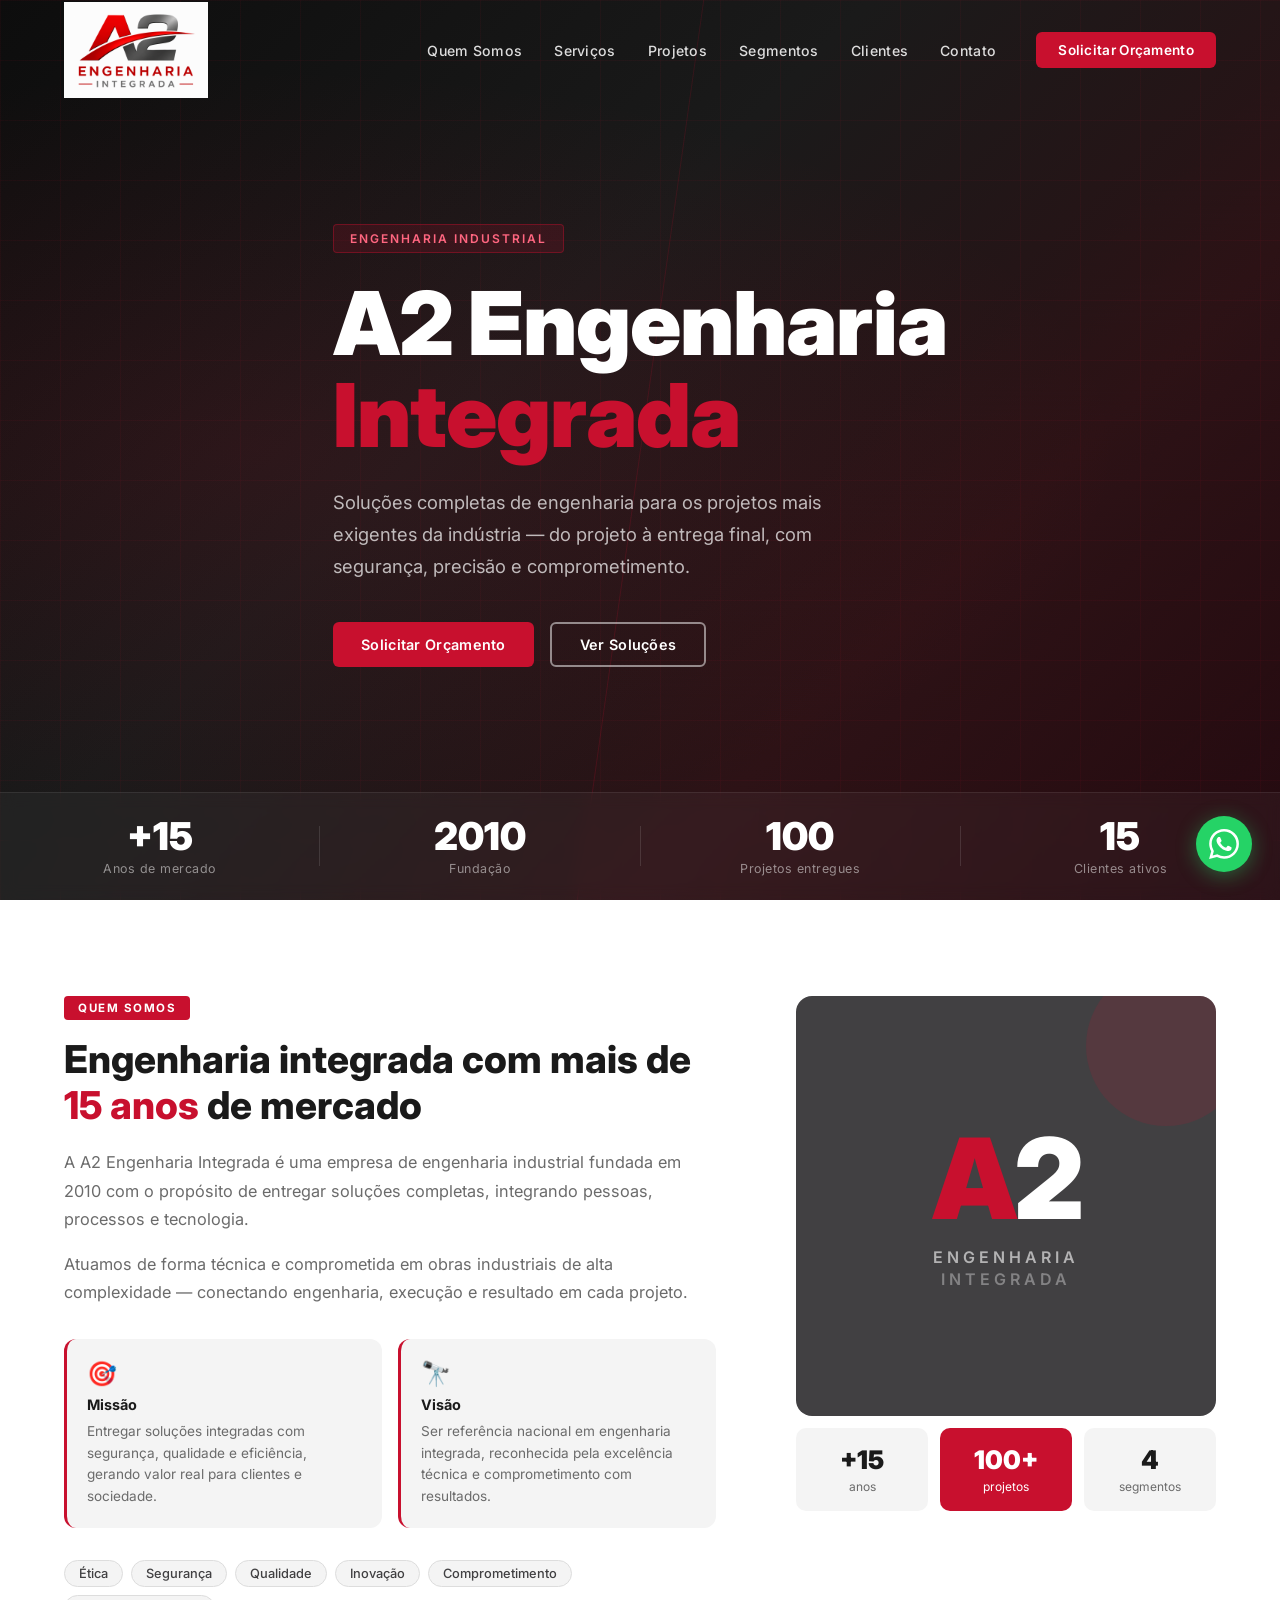
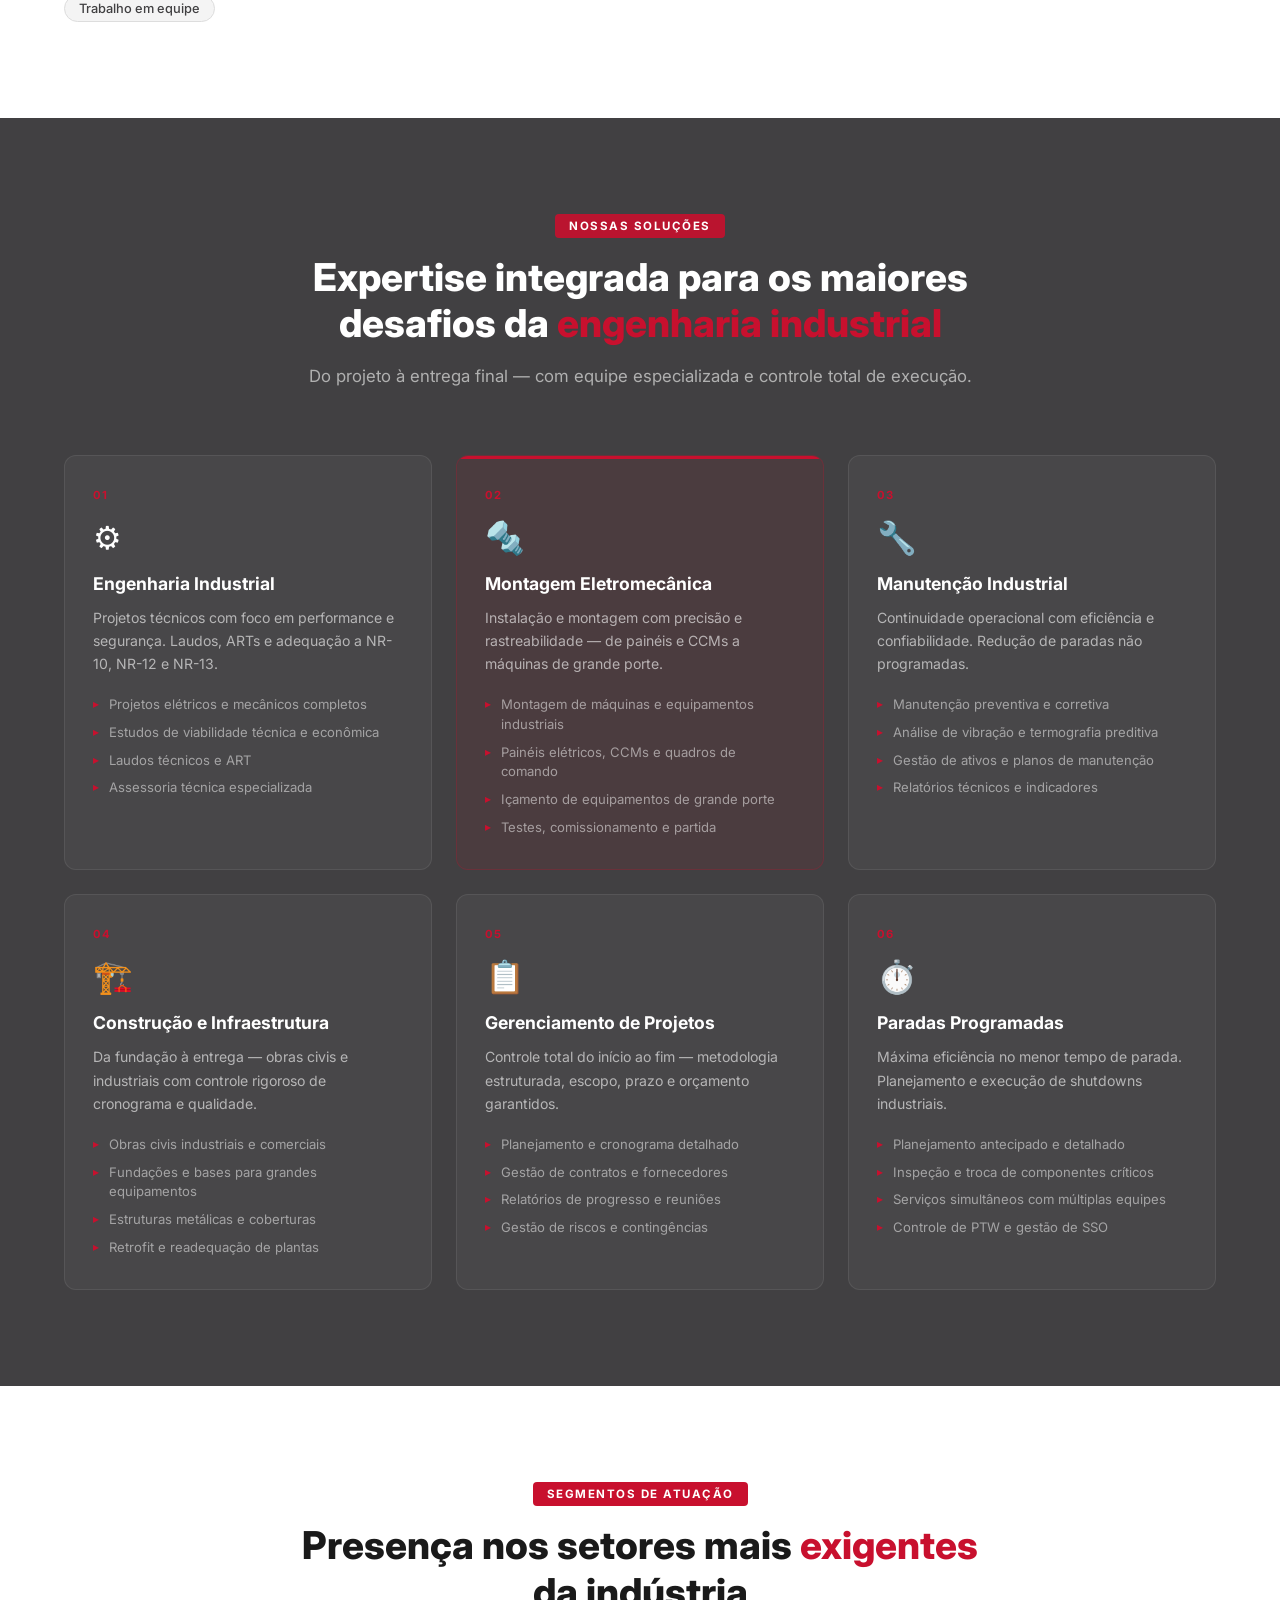
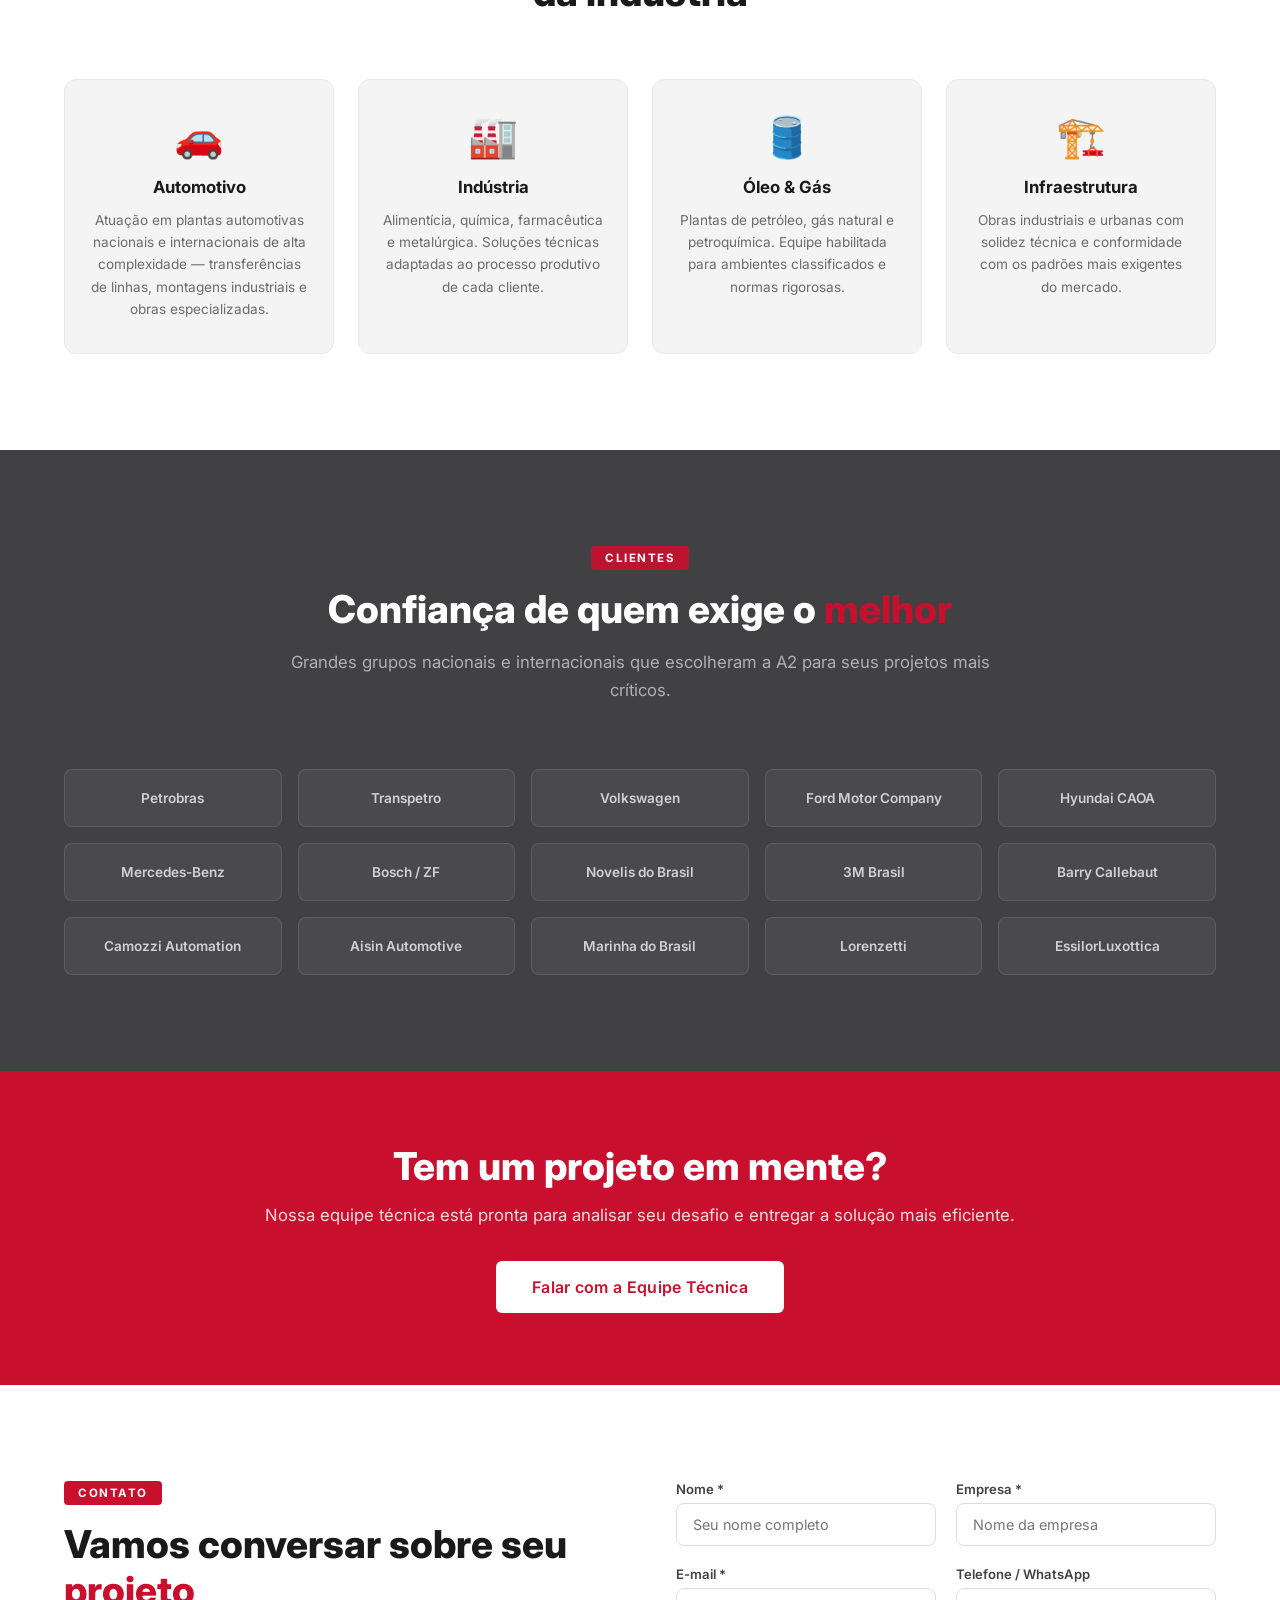
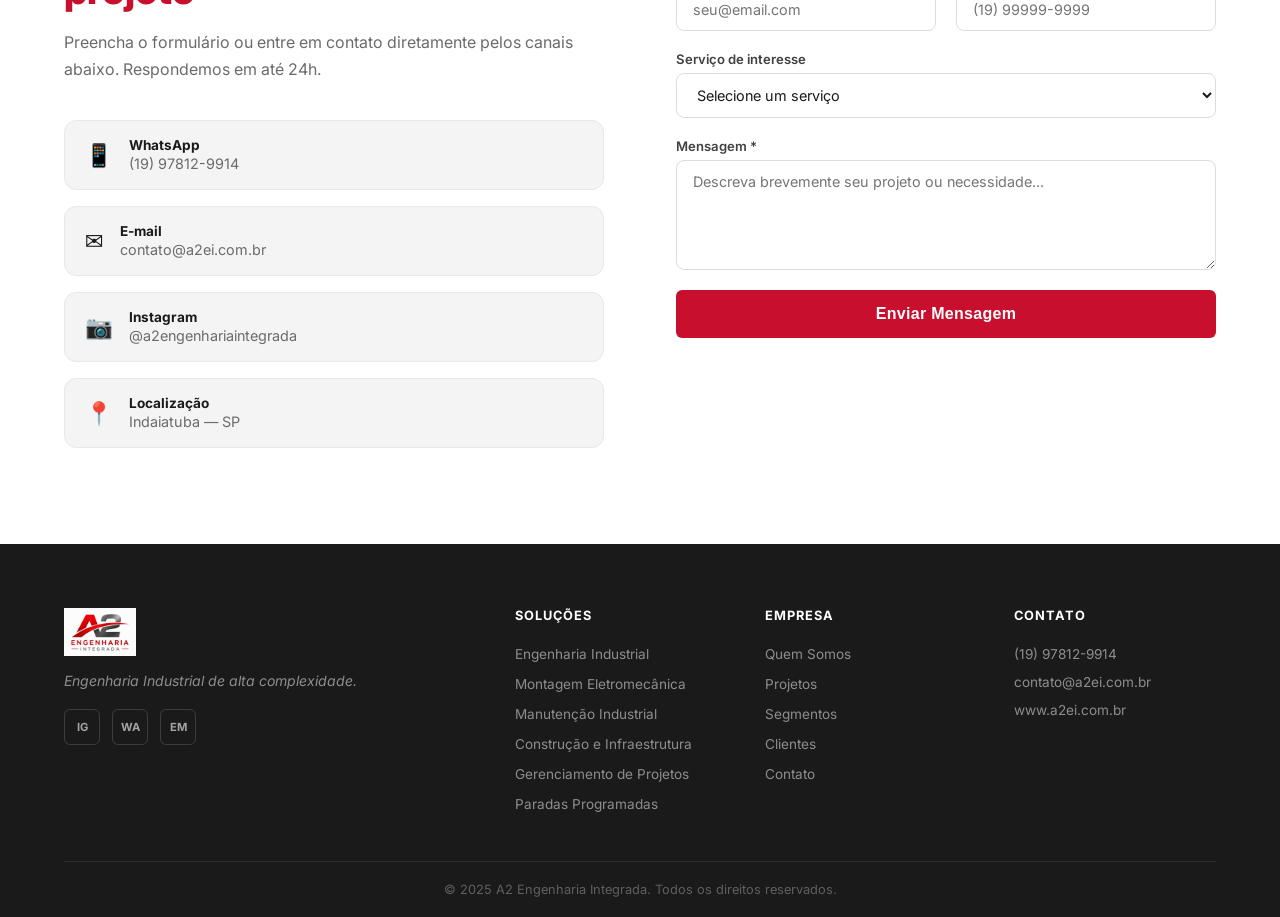
<file: index.html>
<!DOCTYPE html>
<html lang="pt-BR">
<!-- Google Analytics (GA4) -->
    <script async src="https://www.googletagmanager.com/gtag/js?id=G-GQV78HWS9F"></script>
    <script>
      window.dataLayer = window.dataLayer || [];
      function gtag(){dataLayer.push(arguments);}
      gtag('js', new Date());
      gtag('config', 'G-GQV78HWS9F');
    </script><head>
  <meta charset="UTF-8" />
  <meta name="viewport" content="width=device-width, initial-scale=1.0" />
  <title>A2 Engenharia Integrada</title>
  <meta name="description" content="A2 Engenharia Integrada: +15 anos entregando soluções completas de engenharia industrial, montagem eletromecânica, manutenção e gerenciamento de projetos." />
  <link rel="preconnect" href="https://fonts.googleapis.com" />
  <link rel="preconnect" href="https://fonts.gstatic.com" crossorigin />
  <link href="https://fonts.googleapis.com/css2?family=Inter:wght@300;400;500;600;700;800;900&display=swap" rel="stylesheet" />
  <link rel="stylesheet" href="style.css" />
</head>
<body>

  <!-- ── NAV ────────────────────────────────────── -->
  <nav id="navbar">
    <div class="nav-inner">
      <a href="#hero" class="nav-logo">
        <img src="assets/logo.png" alt="A2 Engenharia Integrada" />
      </a>
      <ul class="nav-links">
        <li><a href="#sobre">Quem Somos</a></li>
        <li><a href="#servicos">Serviços</a></li>
        <li><a href="projetos.html">Projetos</a></li>
        <li><a href="#segmentos">Segmentos</a></li>
        <li><a href="#clientes">Clientes</a></li>
        <li><a href="#contato">Contato</a></li>
      </ul>
      <a href="#contato" class="btn btn-nav">Solicitar Orçamento</a>
      <button class="hamburger" id="hamburger" aria-label="Menu">
        <span></span><span></span><span></span>
      </button>
    </div>
    <div class="nav-mobile" id="navMobile">
      <a href="#sobre" onclick="closeMenu()">Quem Somos</a>
      <a href="#servicos" onclick="closeMenu()">Serviços</a>
      <a href="projetos.html" onclick="closeMenu()">Projetos</a>
      <a href="#segmentos" onclick="closeMenu()">Segmentos</a>
      <a href="#clientes" onclick="closeMenu()">Clientes</a>
      <a href="#contato" onclick="closeMenu()">Contato</a>
      <a href="#contato" class="btn btn-nav" onclick="closeMenu()">Solicitar Orçamento</a>
    </div>
  </nav>

  <!-- ── HERO ───────────────────────────────────── -->
  <section id="hero">
    <div class="hero-bg"></div>
    <div class="hero-overlay"></div>
    <div class="hero-content">
      <span class="hero-tag">Engenharia Industrial</span>
      <h1>A2 Engenharia<br /><span class="red">Integrada</span></h1>
      <p>Soluções completas de engenharia para os projetos mais exigentes da indústria — do projeto à entrega final, com segurança, precisão e comprometimento.</p>
      <div class="hero-btns">
        <a href="#contato" class="btn btn-primary">Solicitar Orçamento</a>
        <a href="#servicos" class="btn btn-outline">Ver Soluções</a>
      </div>
    </div>
    <div class="hero-stats">
      <div class="stat">
        <span class="stat-num">+15</span>
        <span class="stat-label">Anos de mercado</span>
      </div>
      <div class="stat-divider"></div>
      <div class="stat">
        <span class="stat-num">2010</span>
        <span class="stat-label">Fundação</span>
      </div>
      <div class="stat-divider"></div>
      <div class="stat">
        <span class="stat-num">100+</span>
        <span class="stat-label">Projetos entregues</span>
      </div>
      <div class="stat-divider"></div>
      <div class="stat">
        <span class="stat-num">15+</span>
        <span class="stat-label">Clientes ativos</span>
      </div>
    </div>
  </section>

  <!-- ── SOBRE ──────────────────────────────────── -->
  <section id="sobre" class="section">
    <div class="container">
      <div class="sobre-grid">
        <div class="sobre-text" data-animate>
          <span class="section-tag">Quem Somos</span>
          <h2>Engenharia integrada com mais de <span class="red">15 anos</span> de mercado</h2>
          <p>A A2 Engenharia Integrada é uma empresa de engenharia industrial fundada em 2010 com o propósito de entregar soluções completas, integrando pessoas, processos e tecnologia.</p>
          <p>Atuamos de forma técnica e comprometida em obras industriais de alta complexidade — conectando engenharia, execução e resultado em cada projeto.</p>
          <div class="mvv-grid">
            <div class="mvv-card">
              <div class="mvv-icon">🎯</div>
              <h4>Missão</h4>
              <p>Entregar soluções integradas com segurança, qualidade e eficiência, gerando valor real para clientes e sociedade.</p>
            </div>
            <div class="mvv-card">
              <div class="mvv-icon">🔭</div>
              <h4>Visão</h4>
              <p>Ser referência nacional em engenharia integrada, reconhecida pela excelência técnica e comprometimento com resultados.</p>
            </div>
          </div>
          <div class="valores">
            <span class="valor-tag">Ética</span>
            <span class="valor-tag">Segurança</span>
            <span class="valor-tag">Qualidade</span>
            <span class="valor-tag">Inovação</span>
            <span class="valor-tag">Comprometimento</span>
            <span class="valor-tag">Trabalho em equipe</span>
          </div>
        </div>
        <div class="sobre-visual" data-animate>
          <div class="sobre-card-main">
            <div class="sobre-accent"></div>
            <div class="sobre-logo-big">A2</div>
            <p class="sobre-slogan">ENGENHARIA<br /><em>INTEGRADA</em></p>
          </div>
          <div class="sobre-cards-mini">
            <div class="mini-card">
              <strong>+15</strong>
              <span>anos</span>
            </div>
            <div class="mini-card red-card">
              <strong>100+</strong>
              <span>projetos</span>
            </div>
            <div class="mini-card">
              <strong>4</strong>
              <span>segmentos</span>
            </div>
          </div>
        </div>
      </div>
    </div>
  </section>

  <!-- ── SERVIÇOS ───────────────────────────────── -->
  <section id="servicos" class="section dark-section">
    <div class="container">
      <div class="section-header" data-animate>
        <span class="section-tag">Nossas Soluções</span>
        <h2>Expertise integrada para os maiores desafios da <span class="red">engenharia industrial</span></h2>
        <p>Do projeto à entrega final — com equipe especializada e controle total de execução.</p>
      </div>
      <div class="services-grid">

        <div class="service-card" data-animate>
          <div class="service-num">01</div>
          <div class="service-icon">⚙️</div>
          <h3>Engenharia Industrial</h3>
          <p>Projetos técnicos com foco em performance e segurança. Laudos, ARTs e adequação a NR-10, NR-12 e NR-13.</p>
          <ul class="service-list">
            <li>Projetos elétricos e mecânicos completos</li>
            <li>Estudos de viabilidade técnica e econômica</li>
            <li>Laudos técnicos e ART</li>
            <li>Assessoria técnica especializada</li>
          </ul>
        </div>

        <div class="service-card featured" data-animate>
          <div class="service-num">02</div>
          <div class="service-icon">🔩</div>
          <h3>Montagem Eletromecânica</h3>
          <p>Instalação e montagem com precisão e rastreabilidade — de painéis e CCMs a máquinas de grande porte.</p>
          <ul class="service-list">
            <li>Montagem de máquinas e equipamentos industriais</li>
            <li>Painéis elétricos, CCMs e quadros de comando</li>
            <li>Içamento de equipamentos de grande porte</li>
            <li>Testes, comissionamento e partida</li>
          </ul>
        </div>

        <div class="service-card" data-animate>
          <div class="service-num">03</div>
          <div class="service-icon">🔧</div>
          <h3>Manutenção Industrial</h3>
          <p>Continuidade operacional com eficiência e confiabilidade. Redução de paradas não programadas.</p>
          <ul class="service-list">
            <li>Manutenção preventiva e corretiva</li>
            <li>Análise de vibração e termografia preditiva</li>
            <li>Gestão de ativos e planos de manutenção</li>
            <li>Relatórios técnicos e indicadores</li>
          </ul>
        </div>

        <div class="service-card" data-animate>
          <div class="service-num">04</div>
          <div class="service-icon">🏗️</div>
          <h3>Construção e Infraestrutura</h3>
          <p>Da fundação à entrega — obras civis e industriais com controle rigoroso de cronograma e qualidade.</p>
          <ul class="service-list">
            <li>Obras civis industriais e comerciais</li>
            <li>Fundações e bases para grandes equipamentos</li>
            <li>Estruturas metálicas e coberturas</li>
            <li>Retrofit e readequação de plantas</li>
          </ul>
        </div>

        <div class="service-card" data-animate>
          <div class="service-num">05</div>
          <div class="service-icon">📋</div>
          <h3>Gerenciamento de Projetos</h3>
          <p>Controle total do início ao fim — metodologia estruturada, escopo, prazo e orçamento garantidos.</p>
          <ul class="service-list">
            <li>Planejamento e cronograma detalhado</li>
            <li>Gestão de contratos e fornecedores</li>
            <li>Relatórios de progresso e reuniões</li>
            <li>Gestão de riscos e contingências</li>
          </ul>
        </div>

        <div class="service-card" data-animate>
          <div class="service-num">06</div>
          <div class="service-icon">⏱️</div>
          <h3>Paradas Programadas</h3>
          <p>Máxima eficiência no menor tempo de parada. Planejamento e execução de shutdowns industriais.</p>
          <ul class="service-list">
            <li>Planejamento antecipado e detalhado</li>
            <li>Inspeção e troca de componentes críticos</li>
            <li>Serviços simultâneos com múltiplas equipes</li>
            <li>Controle de PTW e gestão de SSO</li>
          </ul>
        </div>

      </div>
    </div>
  </section>

  <!-- ── SEGMENTOS ──────────────────────────────── -->
  <section id="segmentos" class="section">
    <div class="container">
      <div class="section-header" data-animate>
        <span class="section-tag">Segmentos de Atuação</span>
        <h2>Presença nos setores mais <span class="red">exigentes</span> da indústria</h2>
      </div>
      <div class="segments-grid">
        <div class="segment-card" data-animate>
          <div class="segment-icon">🚗</div>
          <h3>Automotivo</h3>
          <p>Atuação em plantas automotivas nacionais e internacionais de alta complexidade — transferências de linhas, montagens industriais e obras especializadas.</p>
        </div>
        <div class="segment-card" data-animate>
          <div class="segment-icon">🏭</div>
          <h3>Indústria</h3>
          <p>Alimentícia, química, farmacêutica e metalúrgica. Soluções técnicas adaptadas ao processo produtivo de cada cliente.</p>
        </div>
        <div class="segment-card" data-animate>
          <div class="segment-icon">🛢️</div>
          <h3>Óleo & Gás</h3>
          <p>Plantas de petróleo, gás natural e petroquímica. Equipe habilitada para ambientes classificados e normas rigorosas.</p>
        </div>
        <div class="segment-card" data-animate>
          <div class="segment-icon">🏗️</div>
          <h3>Infraestrutura</h3>
          <p>Obras industriais e urbanas com solidez técnica e conformidade com os padrões mais exigentes do mercado.</p>
        </div>
      </div>
    </div>
  </section>

  <!-- ── CLIENTES ───────────────────────────────── -->
  <section id="clientes" class="section dark-section">
    <div class="container">
      <div class="section-header" data-animate>
        <span class="section-tag">Clientes</span>
        <h2>Confiança de quem exige o <span class="red">melhor</span></h2>
        <p>Grandes grupos nacionais e internacionais que escolheram a A2 para seus projetos mais críticos.</p>
      </div>
      <div class="clients-grid" data-animate>
        <div class="client-item">Petrobras</div>
        <div class="client-item">Transpetro</div>
        <div class="client-item">Volkswagen</div>
        <div class="client-item">Ford Motor Company</div>
        <div class="client-item">Hyundai CAOA</div>
        <div class="client-item">Mercedes-Benz</div>
        <div class="client-item">Bosch / ZF</div>
        <div class="client-item">Novelis do Brasil</div>
        <div class="client-item">3M Brasil</div>
        <div class="client-item">Barry Callebaut</div>
        <div class="client-item">Camozzi Automation</div>
        <div class="client-item">Aisin Automotive</div>
        <div class="client-item">Marinha do Brasil</div>
        <div class="client-item">Lorenzetti</div>
        <div class="client-item">EssilorLuxottica</div>
      </div>
    </div>
  </section>

  <!-- ── CTA BANNER ─────────────────────────────── -->
  <section class="cta-banner">
    <div class="container">
      <div class="cta-content" data-animate>
        <h2>Tem um projeto em mente?</h2>
        <p>Nossa equipe técnica está pronta para analisar seu desafio e entregar a solução mais eficiente.</p>
        <a href="#contato" class="btn btn-primary btn-lg">Falar com a Equipe Técnica</a>
      </div>
    </div>
  </section>

  <!-- ── CONTATO ────────────────────────────────── -->
  <section id="contato" class="section">
    <div class="container">
      <div class="contato-grid">
        <div class="contato-info" data-animate>
          <span class="section-tag">Contato</span>
          <h2>Vamos conversar sobre seu <span class="red">projeto</span></h2>
          <p>Preencha o formulário ou entre em contato diretamente pelos canais abaixo. Respondemos em até 24h.</p>
          <div class="contact-items">
            <a href="https://wa.me/5519978129914" target="_blank" class="contact-item">
              <div class="contact-icon">📱</div>
              <div>
                <strong>WhatsApp</strong>
                <span>(19) 97812-9914</span>
              </div>
            </a>
            <a href="mailto:contato@a2ei.com.br" class="contact-item">
              <div class="contact-icon">✉️</div>
              <div>
                <strong>E-mail</strong>
                <span>contato@a2ei.com.br</span>
              </div>
            </a>
            <a href="https://instagram.com/a2engenhariaintegrada" target="_blank" class="contact-item">
              <div class="contact-icon">📷</div>
              <div>
                <strong>Instagram</strong>
                <span>@a2engenhariaintegrada</span>
              </div>
            </a>
            <div class="contact-item">
              <div class="contact-icon">📍</div>
              <div>
                <strong>Localização</strong>
                <span>Indaiatuba — SP</span>
              </div>
            </div>
          </div>
        </div>
        <div class="contato-form" data-animate>
          <form id="form" onsubmit="handleSubmit(event)">
            <div class="form-row">
              <div class="form-group">
                <label for="nome">Nome *</label>
                <input type="text" id="nome" name="nome" placeholder="Seu nome completo" required />
              </div>
              <div class="form-group">
                <label for="empresa">Empresa *</label>
                <input type="text" id="empresa" name="empresa" placeholder="Nome da empresa" required />
              </div>
            </div>
            <div class="form-row">
              <div class="form-group">
                <label for="email">E-mail *</label>
                <input type="email" id="email" name="email" placeholder="seu@email.com" required />
              </div>
              <div class="form-group">
                <label for="telefone">Telefone / WhatsApp</label>
                <input type="tel" id="telefone" name="telefone" placeholder="(19) 99999-9999" />
              </div>
            </div>
            <div class="form-group">
              <label for="servico">Serviço de interesse</label>
              <select id="servico" name="servico">
                <option value="">Selecione um serviço</option>
                <option>Engenharia Industrial</option>
                <option>Montagem Eletromecânica</option>
                <option>Manutenção Industrial</option>
                <option>Construção e Infraestrutura</option>
                <option>Gerenciamento de Projetos</option>
                <option>Paradas Programadas</option>
                <option>Outro / Múltiplos serviços</option>
              </select>
            </div>
            <div class="form-group">
              <label for="mensagem">Mensagem *</label>
              <textarea id="mensagem" name="mensagem" rows="4" placeholder="Descreva brevemente seu projeto ou necessidade..." required></textarea>
            </div>
            <button type="submit" class="btn btn-primary btn-full">
              <span id="btn-text">Enviar Mensagem</span>
            </button>
            <div id="form-success" class="form-success hidden">
              ✅ Mensagem enviada! Nossa equipe entrará em contato em breve.
            </div>
          </form>
        </div>
      </div>
    </div>
  </section>

  <!-- ── FOOTER ─────────────────────────────────── -->
  <footer>
    <div class="container">
      <div class="footer-grid">
        <div class="footer-brand">
          <img src="assets/logo.png" alt="A2 Engenharia Integrada" class="footer-logo" />
          <p>Engenharia Industrial de alta complexidade.</p>
          <div class="footer-social">
            <a href="https://instagram.com/a2engenhariaintegrada" target="_blank" aria-label="Instagram">IG</a>
            <a href="https://wa.me/5519978129914" target="_blank" aria-label="WhatsApp">WA</a>
            <a href="mailto:contato@a2ei.com.br" aria-label="Email">EM</a>
          </div>
        </div>
        <div class="footer-links">
          <h5>Soluções</h5>
          <ul>
            <li><a href="#servicos">Engenharia Industrial</a></li>
            <li><a href="#servicos">Montagem Eletromecânica</a></li>
            <li><a href="#servicos">Manutenção Industrial</a></li>
            <li><a href="#servicos">Construção e Infraestrutura</a></li>
            <li><a href="#servicos">Gerenciamento de Projetos</a></li>
            <li><a href="#servicos">Paradas Programadas</a></li>
          </ul>
        </div>
        <div class="footer-links">
          <h5>Empresa</h5>
          <ul>
            <li><a href="#sobre">Quem Somos</a></li>
            <li><a href="projetos.html">Projetos</a></li>
            <li><a href="#segmentos">Segmentos</a></li>
            <li><a href="#clientes">Clientes</a></li>
            <li><a href="#contato">Contato</a></li>
          </ul>
        </div>
        <div class="footer-contact">
          <h5>Contato</h5>
          <p><a href="https://wa.me/5519978129914">(19) 97812-9914</a></p>
          <p><a href="mailto:contato@a2ei.com.br">contato@a2ei.com.br</a></p>
          <p><a href="https://www.a2ei.com.br">www.a2ei.com.br</a></p>
        </div>
      </div>
      <div class="footer-bottom">
        <p>© 2025 A2 Engenharia Integrada. Todos os direitos reservados.</p>
      </div>
    </div>
  </footer>

  <!-- WhatsApp flutuante -->
  <a href="https://wa.me/5519978129914?text=Olá!%20Vim%20pelo%20site%20e%20gostaria%20de%20solicitar%20um%20orçamento." target="_blank" class="whatsapp-float" aria-label="WhatsApp">
    <svg viewBox="0 0 24 24" fill="currentColor"><path d="M17.472 14.382c-.297-.149-1.758-.867-2.03-.967-.273-.099-.471-.148-.67.15-.197.297-.767.966-.94 1.164-.173.199-.347.223-.644.075-.297-.15-1.255-.463-2.39-1.475-.883-.788-1.48-1.761-1.653-2.059-.173-.297-.018-.458.13-.606.134-.133.298-.347.446-.52.149-.174.198-.298.298-.497.099-.198.05-.371-.025-.52-.075-.149-.669-1.612-.916-2.207-.242-.579-.487-.5-.669-.51-.173-.008-.371-.01-.57-.01-.198 0-.52.074-.792.372-.272.297-1.04 1.016-1.04 2.479 0 1.462 1.065 2.875 1.213 3.074.149.198 2.096 3.2 5.077 4.487.709.306 1.262.489 1.694.625.712.227 1.36.195 1.871.118.571-.085 1.758-.719 2.006-1.413.248-.694.248-1.289.173-1.413-.074-.124-.272-.198-.57-.347m-5.421 7.403h-.004a9.87 9.87 0 01-5.031-1.378l-.361-.214-3.741.982.998-3.648-.235-.374a9.86 9.86 0 01-1.51-5.26c.001-5.45 4.436-9.884 9.888-9.884 2.64 0 5.122 1.03 6.988 2.898a9.825 9.825 0 012.893 6.994c-.003 5.45-4.437 9.884-9.885 9.884m8.413-18.297A11.815 11.815 0 0012.05 0C5.495 0 .16 5.335.157 11.892c0 2.096.547 4.142 1.588 5.945L.057 24l6.305-1.654a11.882 11.882 0 005.683 1.448h.005c6.554 0 11.89-5.335 11.893-11.893a11.821 11.821 0 00-3.48-8.413z"/></svg>
  </a>

  <script src="script.js"></script>
</body>
</html>
</file>
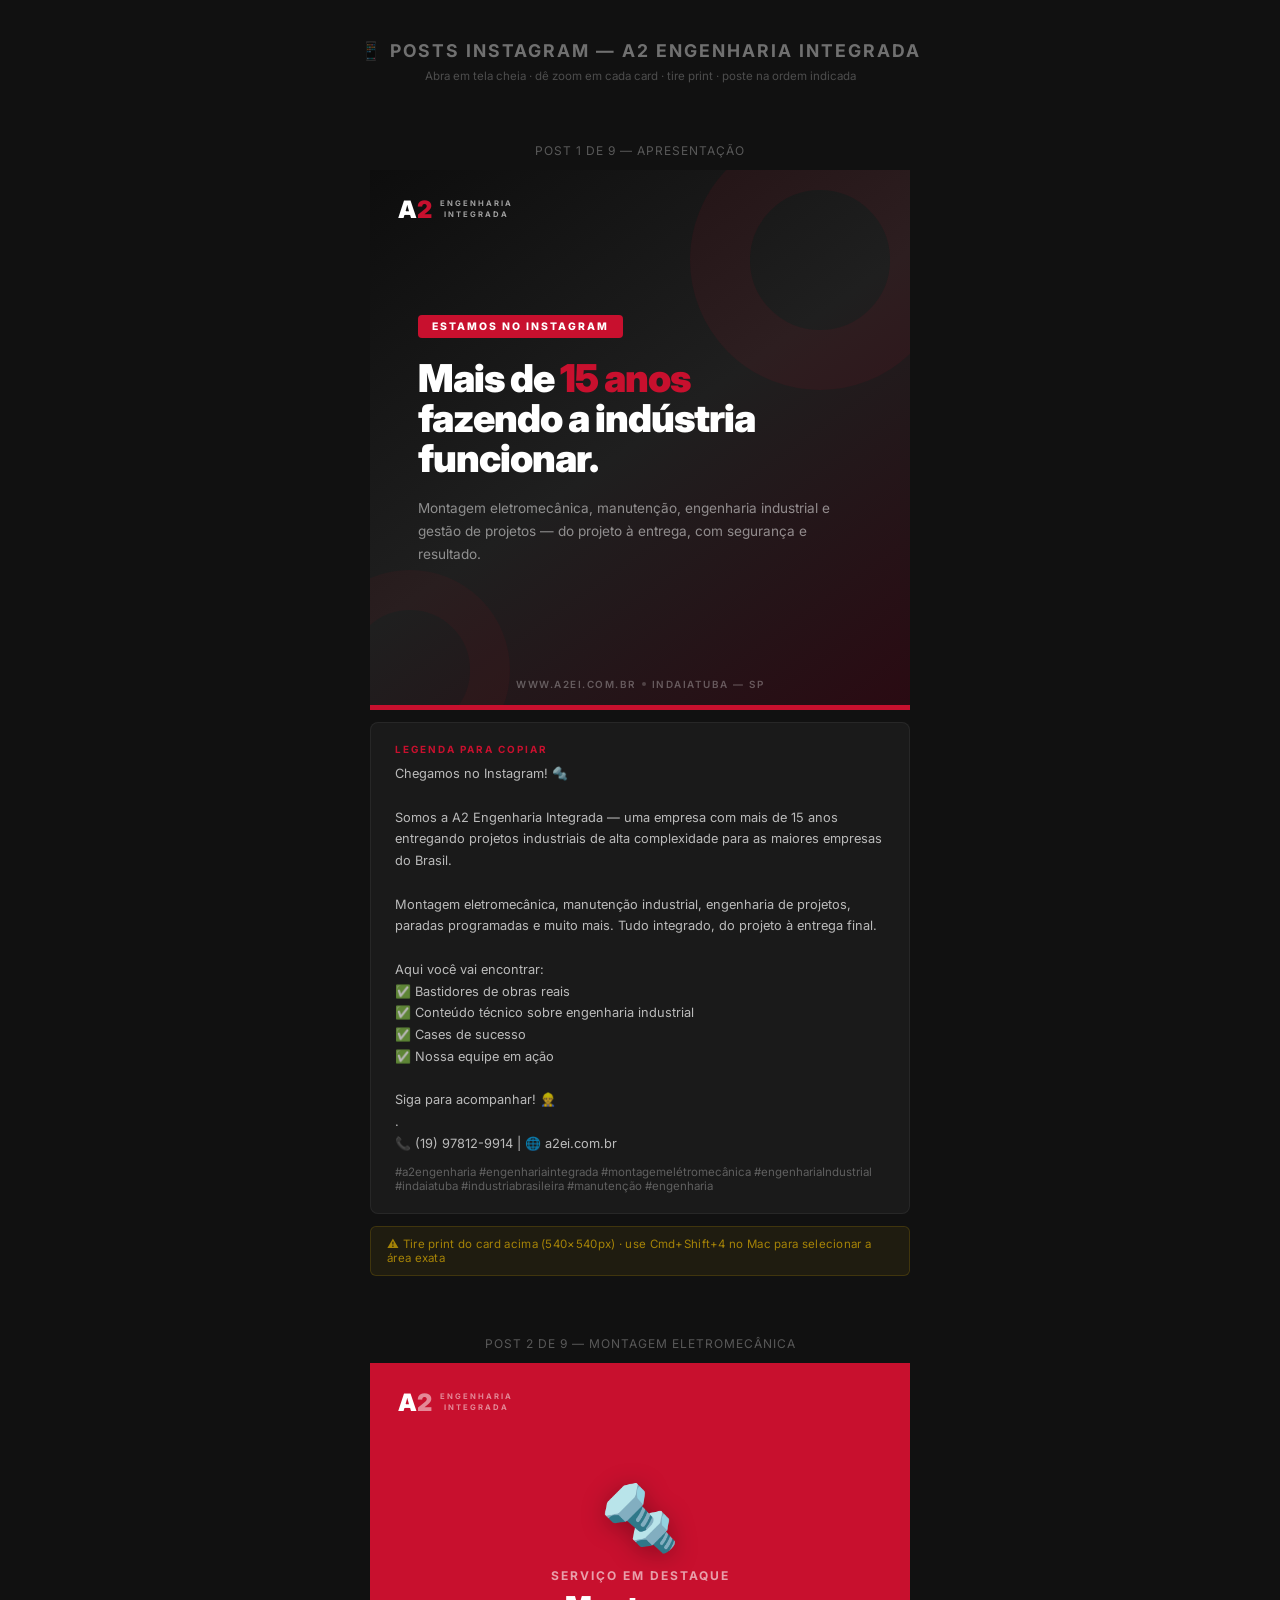
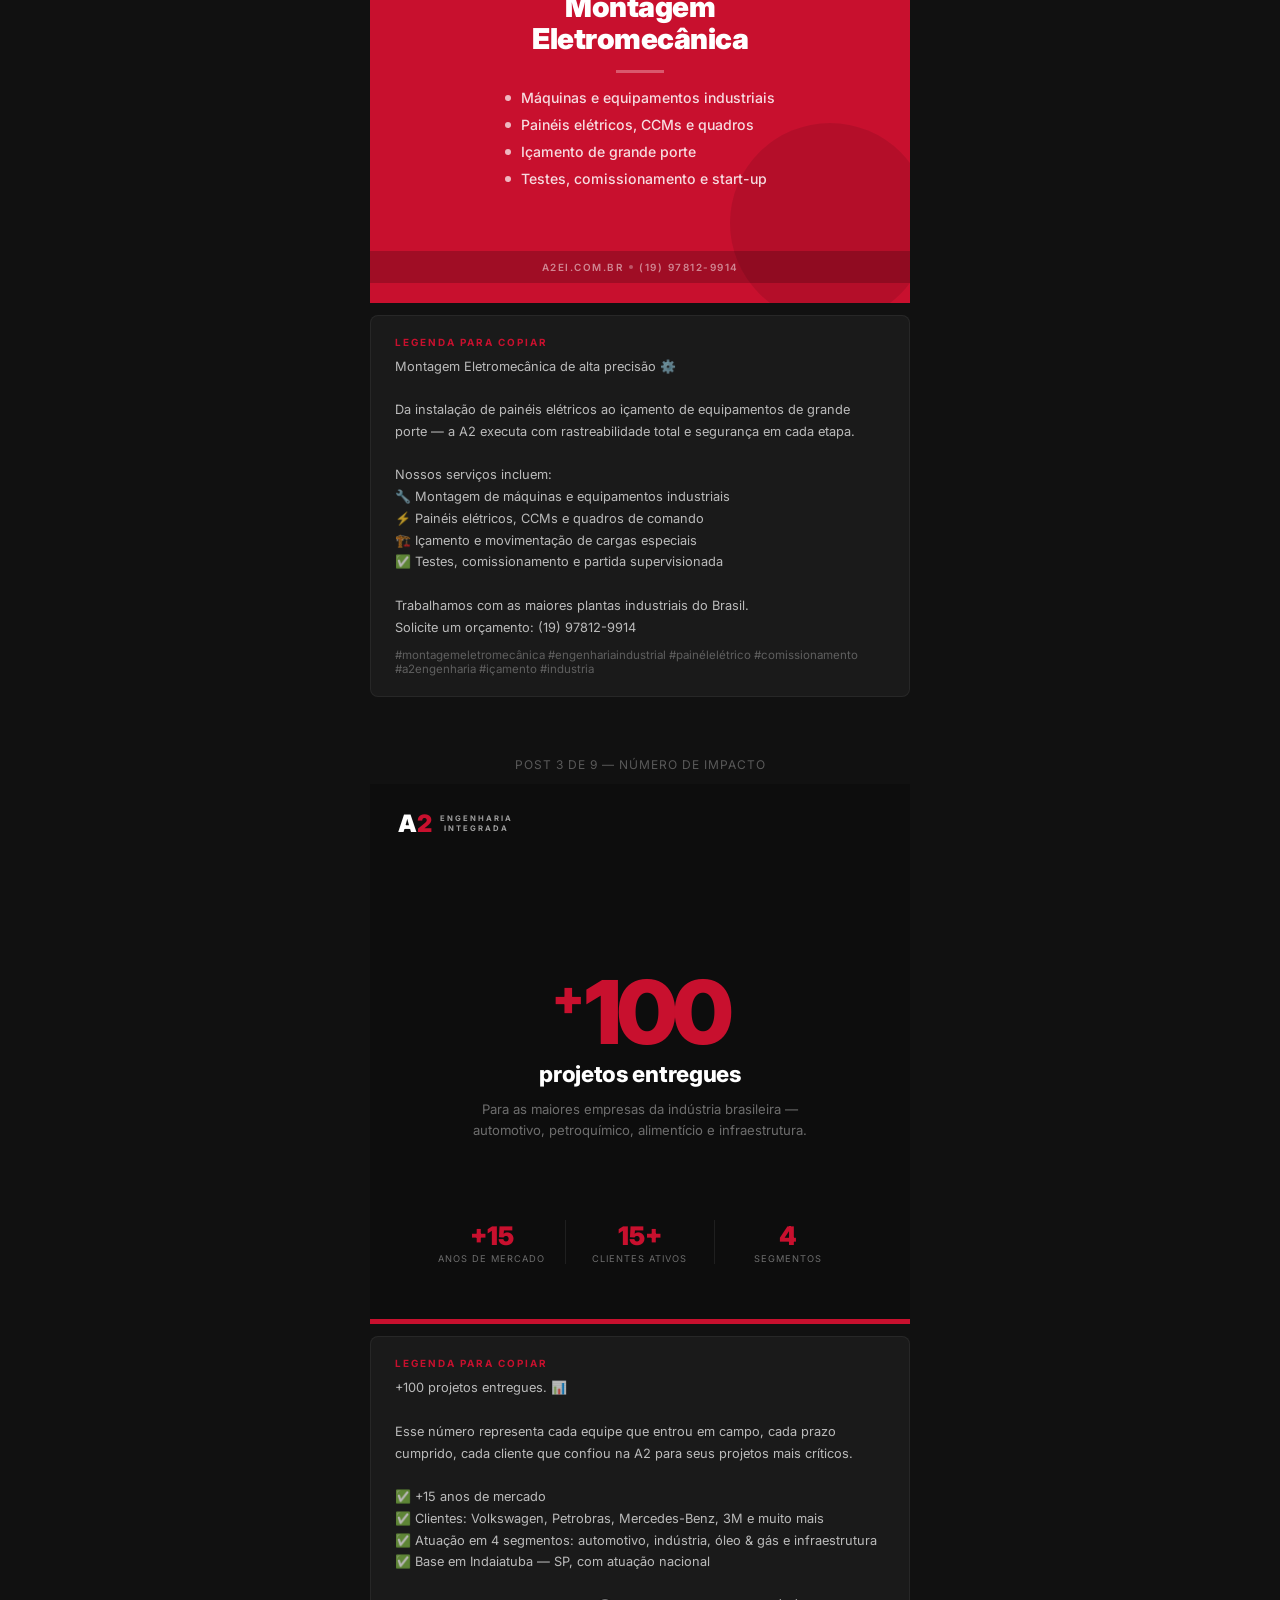
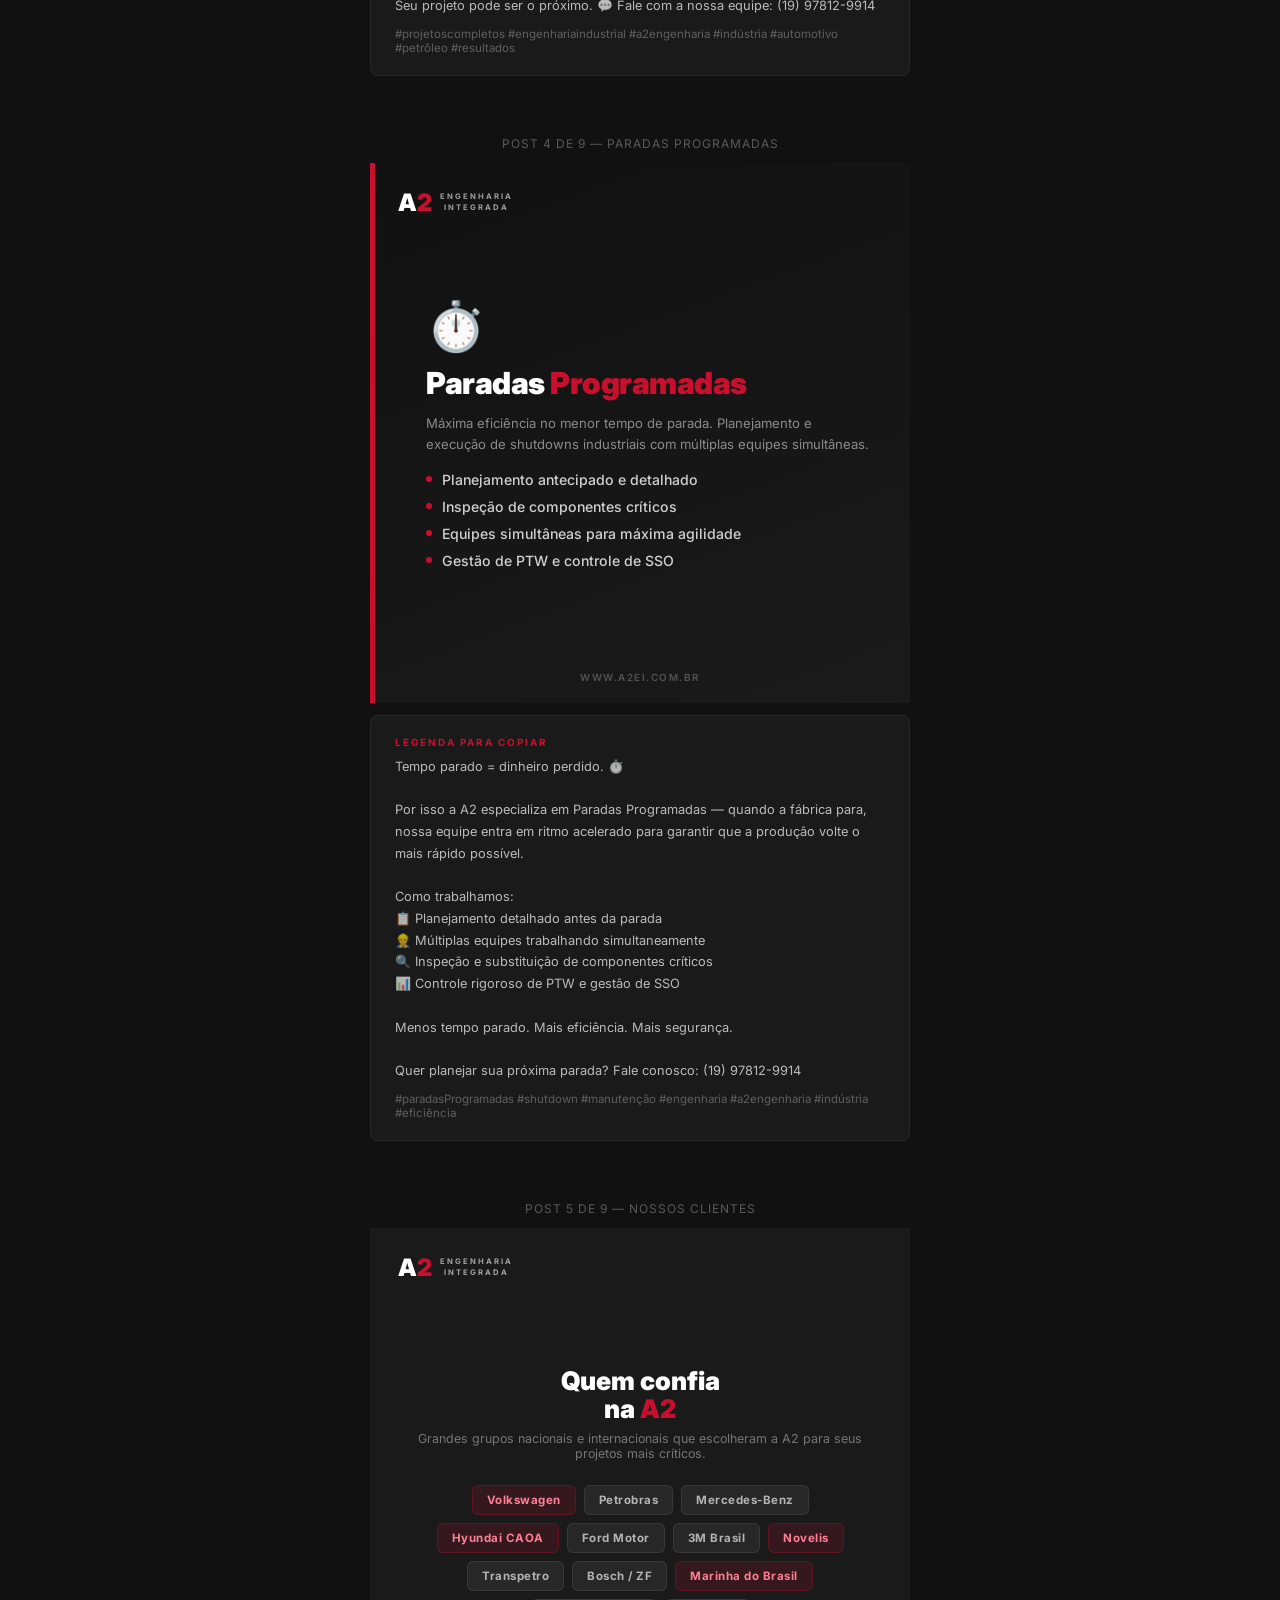
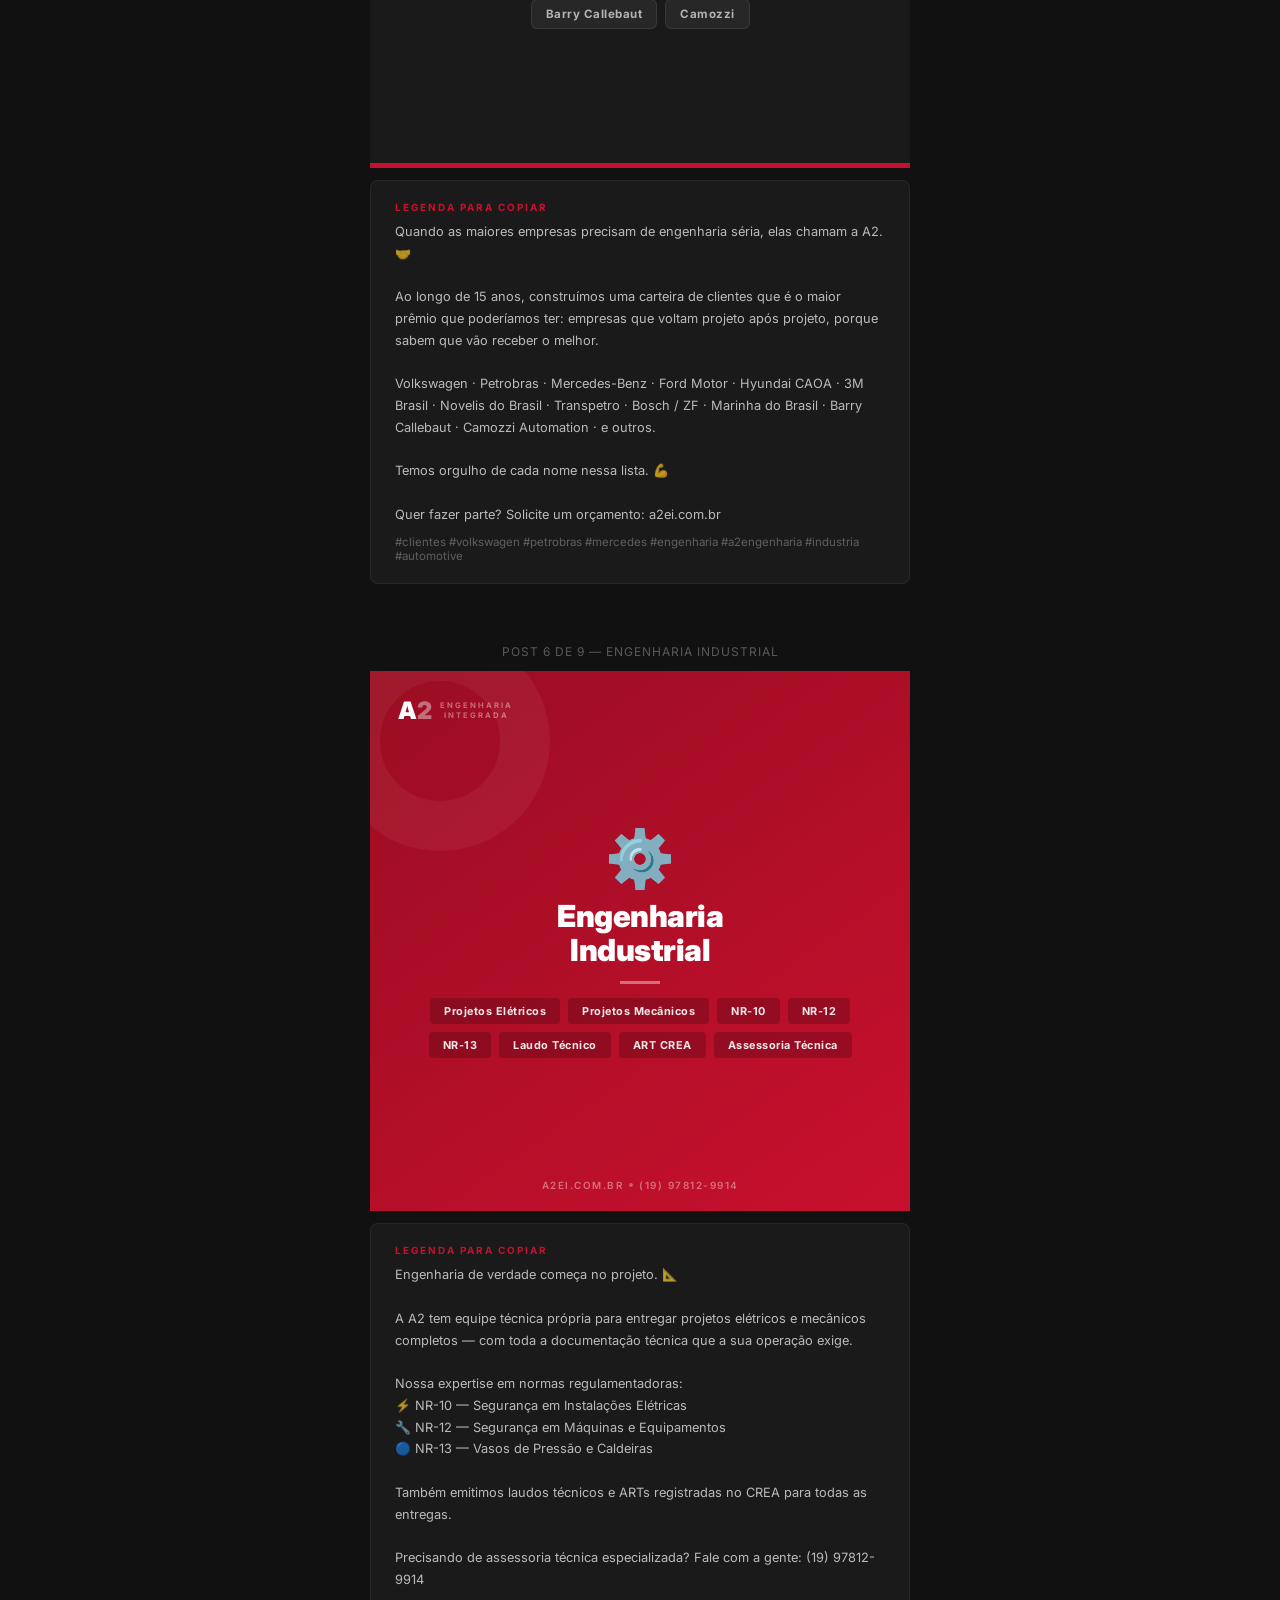
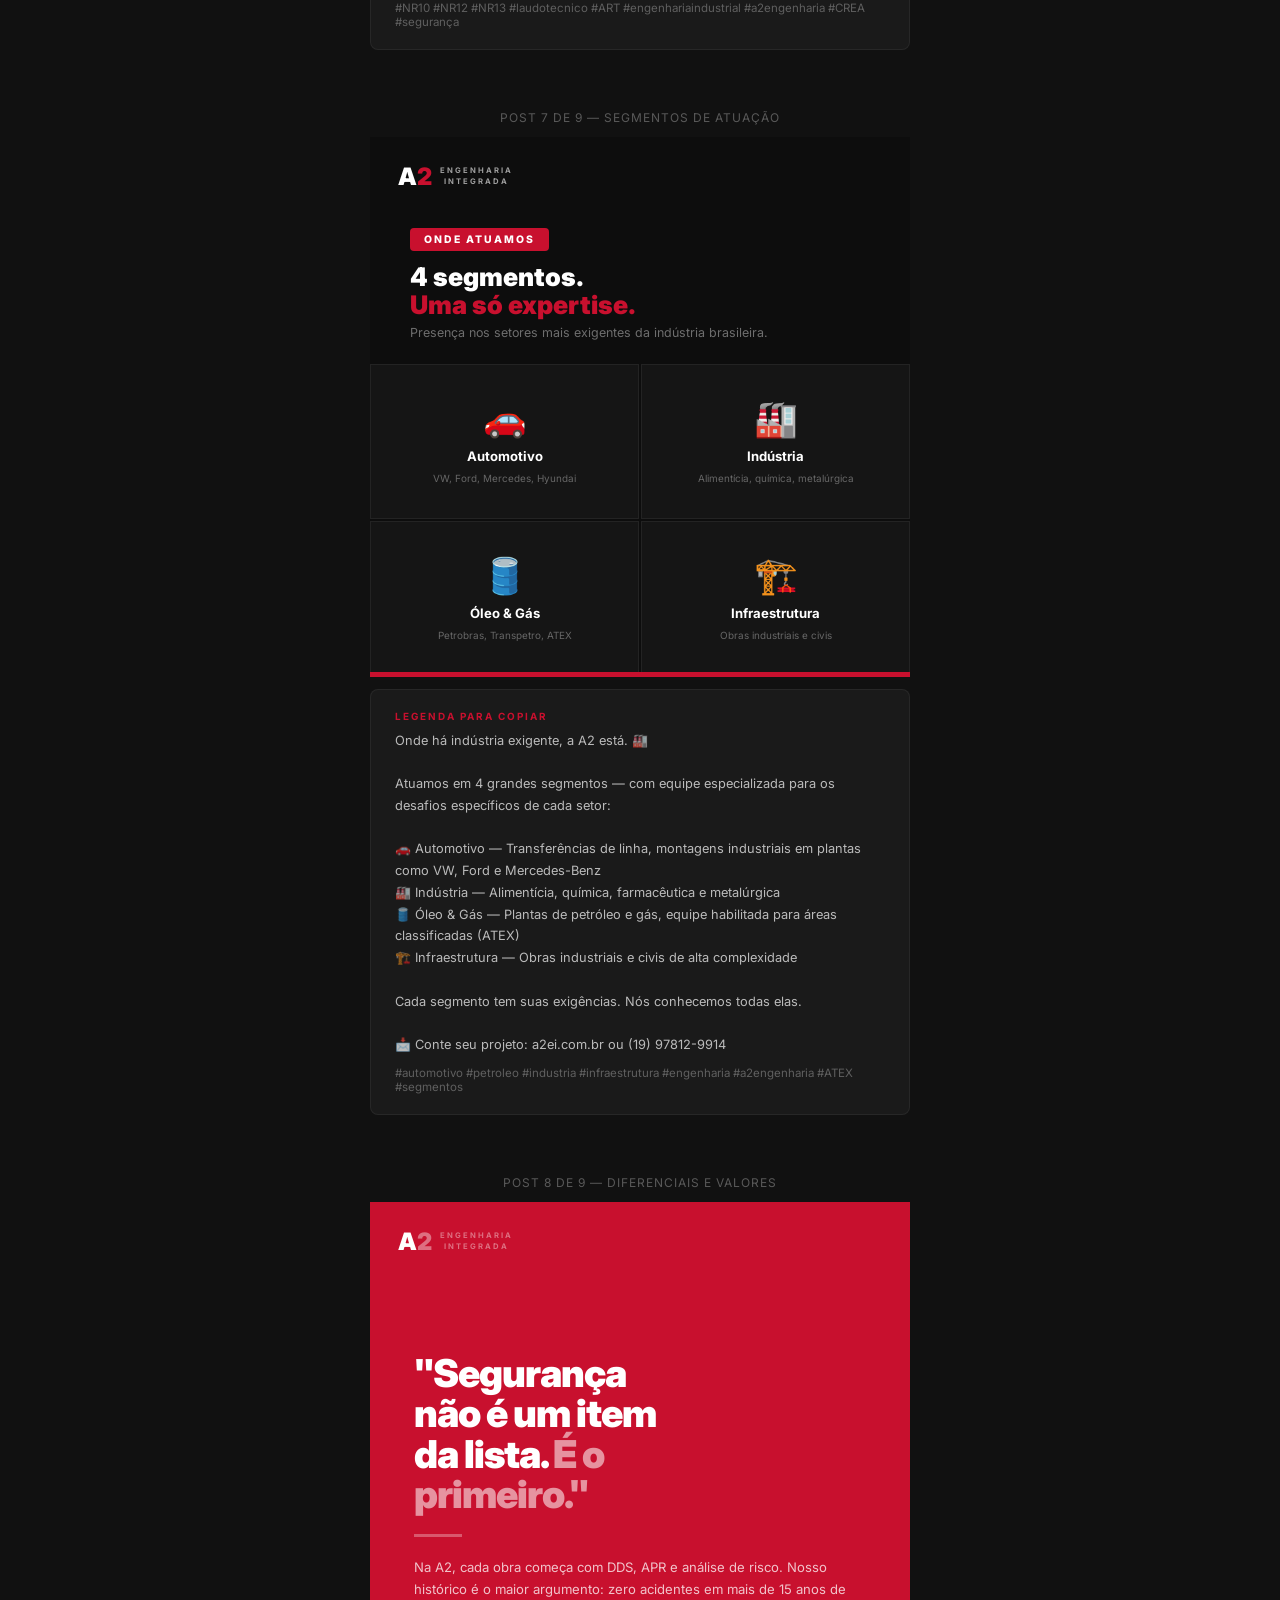
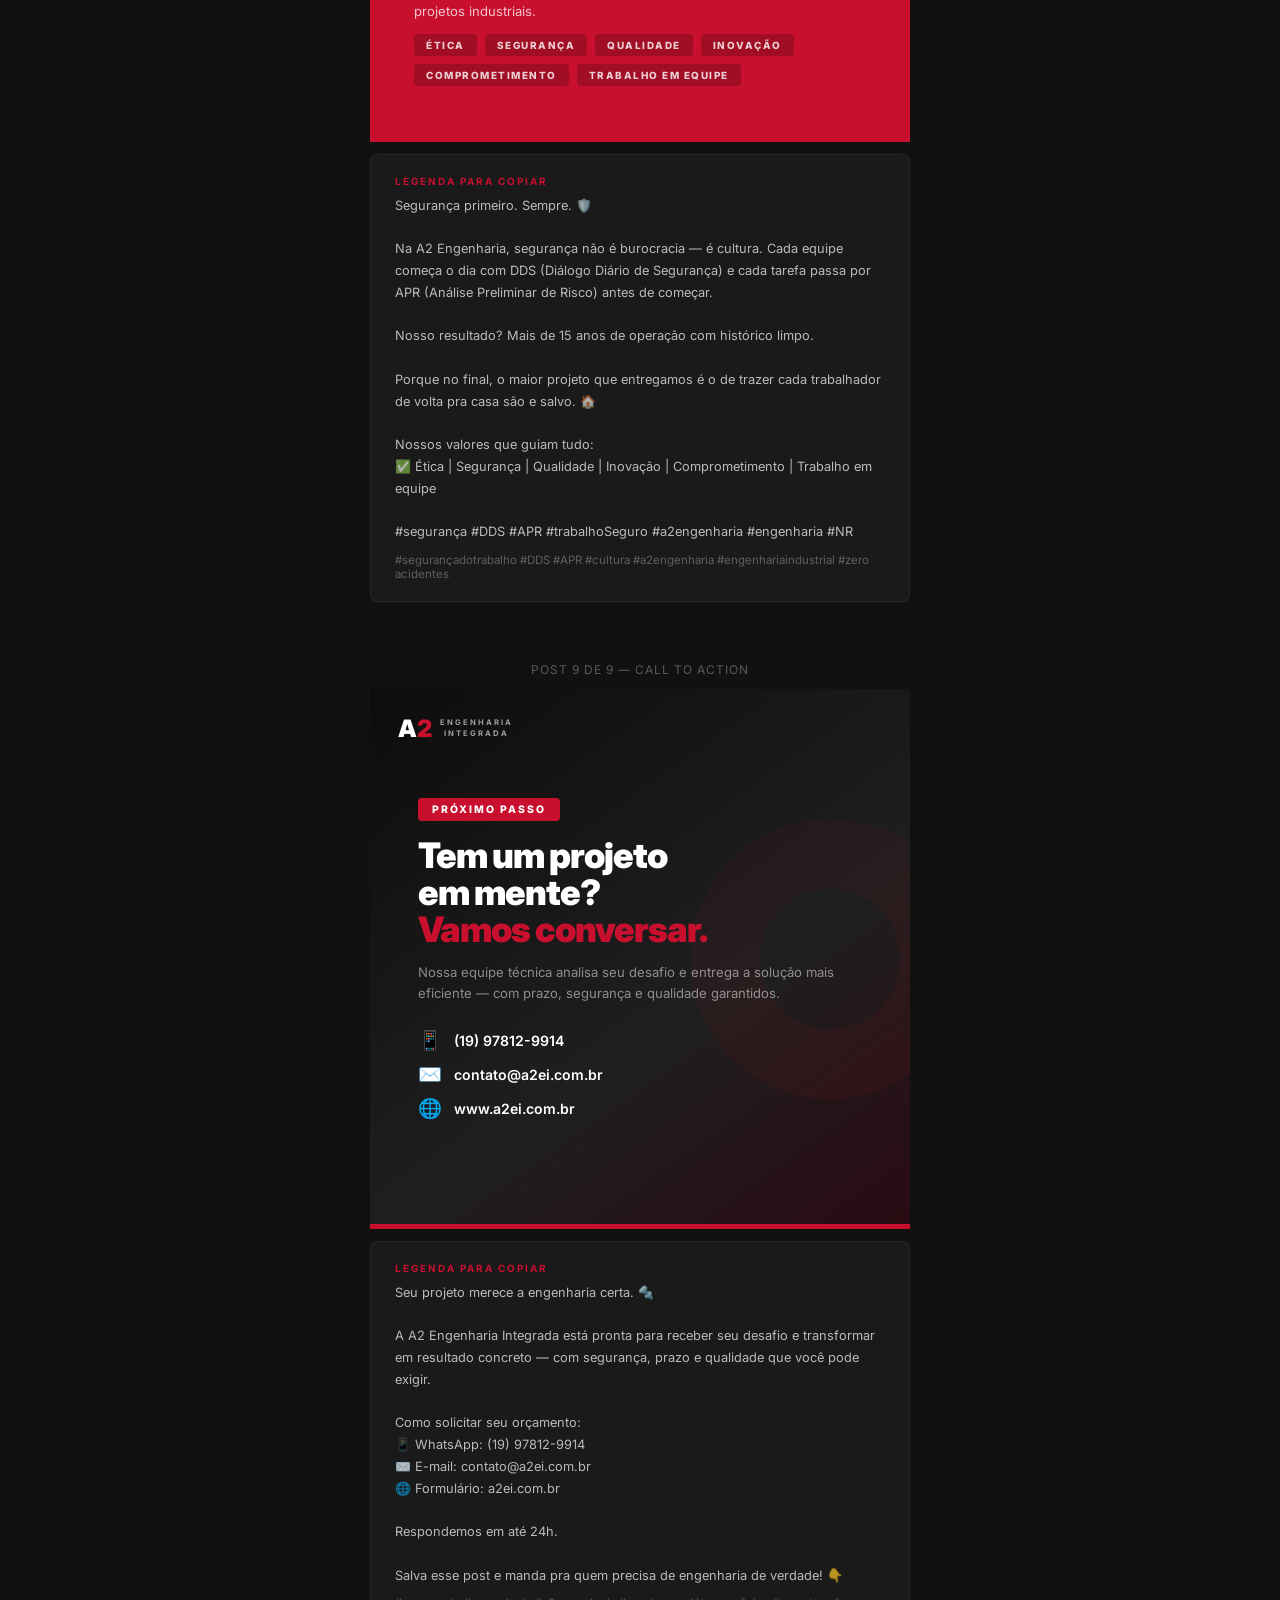
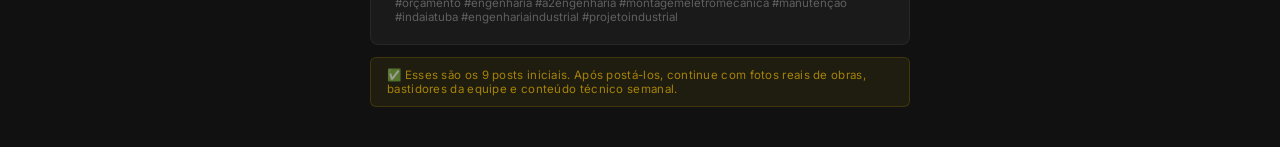
<file: instagram-posts.html>
<!DOCTYPE html>
<html lang="pt-BR">
<head>
  <meta charset="UTF-8" />
  <meta name="viewport" content="width=device-width, initial-scale=1.0" />
  <title>Posts Instagram — A2 Engenharia</title>
  <link href="https://fonts.googleapis.com/css2?family=Inter:wght@300;400;500;600;700;800;900&display=swap" rel="stylesheet" />
  <style>
    *, *::before, *::after { box-sizing: border-box; margin: 0; padding: 0; }
    :root {
      --red:   #C8102E;
      --dark:  #1a1a1a;
      --gray:  #414042;
      --mgray: #A7A9AC;
      --white: #ffffff;
    }
    body {
      font-family: 'Inter', sans-serif;
      background: #111;
      padding: 40px 20px;
      display: flex;
      flex-direction: column;
      align-items: center;
      gap: 60px;
    }
    h1 {
      color: #fff;
      font-size: 1.1rem;
      letter-spacing: 2px;
      text-transform: uppercase;
      text-align: center;
      opacity: 0.4;
      margin-bottom: -20px;
    }
    .post-wrapper {
      display: flex;
      flex-direction: column;
      align-items: center;
      gap: 12px;
    }
    .post-label {
      color: rgba(255,255,255,0.3);
      font-size: 0.75rem;
      letter-spacing: 1px;
      text-transform: uppercase;
    }

    /* ── CARD BASE ────────────────────────────── */
    /* 1080×1080px → escala para 540×540 na tela */
    .card {
      width: 540px;
      height: 540px;
      position: relative;
      overflow: hidden;
      display: flex;
      flex-direction: column;
      justify-content: center;
      align-items: center;
      text-align: center;
      flex-shrink: 0;
    }

    /* logotipo A2 no canto */
    .logo-stamp {
      position: absolute;
      top: 28px;
      left: 28px;
      display: flex;
      align-items: center;
      gap: 8px;
    }
    .logo-stamp .a2 {
      font-size: 1.5rem;
      font-weight: 900;
      color: var(--white);
      line-height: 1;
    }
    .logo-stamp .a2 span { color: var(--red); }
    .logo-stamp .brand-sub {
      font-size: 0.48rem;
      font-weight: 700;
      letter-spacing: 2px;
      text-transform: uppercase;
      color: rgba(255,255,255,0.6);
      line-height: 1.4;
    }

    /* linha vermelha decorativa */
    .red-bar {
      position: absolute;
      bottom: 0; left: 0;
      width: 100%; height: 5px;
      background: var(--red);
    }
    .red-bar-left {
      position: absolute;
      top: 0; left: 0;
      width: 5px; height: 100%;
      background: var(--red);
    }

    /* tag de segmento */
    .seg-tag {
      display: inline-block;
      padding: 5px 14px;
      border-radius: 4px;
      font-size: 0.65rem;
      font-weight: 800;
      letter-spacing: 2px;
      text-transform: uppercase;
      margin-bottom: 16px;
    }
    .seg-red   { background: var(--red); color: #fff; }
    .seg-white { background: rgba(255,255,255,0.15); color: rgba(255,255,255,0.8); }

    /* número grande */
    .big-num {
      font-size: 5.5rem;
      font-weight: 900;
      line-height: 1;
      letter-spacing: -4px;
    }
    .plus { font-size: 3rem; vertical-align: super; letter-spacing: 0; }

    /* grid de bullets */
    .bullet-list {
      list-style: none;
      text-align: left;
      display: flex;
      flex-direction: column;
      gap: 10px;
      margin-top: 8px;
    }
    .bullet-list li {
      display: flex;
      align-items: center;
      gap: 10px;
      font-size: 0.88rem;
      font-weight: 500;
    }
    .bullet-list li::before {
      content: '';
      width: 6px; height: 6px;
      border-radius: 50%;
      flex-shrink: 0;
    }
    .bullet-red li::before  { background: var(--red); }
    .bullet-white li::before { background: rgba(255,255,255,0.7); }

    /* rodapé do card */
    .card-footer {
      position: absolute;
      bottom: 20px;
      left: 0; right: 0;
      display: flex;
      align-items: center;
      justify-content: center;
      gap: 6px;
      font-size: 0.62rem;
      font-weight: 600;
      letter-spacing: 1.5px;
      text-transform: uppercase;
    }
    .dot { width: 4px; height: 4px; border-radius: 50%; }

    /* ╔══════════════════════════════════════════╗
       POST 1 — APRESENTAÇÃO (fundo escuro)
       ╚══════════════════════════════════════════╝ */
    .p1 {
      background: linear-gradient(145deg, #0d0d0d 0%, #1f1f1f 50%, #2a0a12 100%);
    }
    .p1 .content { z-index: 1; padding: 0 48px; }
    .p1 h2 { font-size: 2.6rem; font-weight: 900; color: #fff; line-height: 1.05; letter-spacing: -1px; }
    .p1 h2 .red { color: var(--red); }
    .p1 p { font-size: 0.88rem; color: rgba(255,255,255,0.55); margin-top: 16px; line-height: 1.7; }
    .p1-decor {
      position: absolute;
      right: -40px; top: -40px;
      width: 260px; height: 260px;
      border-radius: 50%;
      border: 60px solid rgba(200,16,46,0.08);
    }
    .p1-decor2 {
      position: absolute;
      left: -60px; bottom: -60px;
      width: 200px; height: 200px;
      border-radius: 50%;
      border: 40px solid rgba(200,16,46,0.06);
    }

    /* ╔══════════════════════════════════════════╗
       POST 2 — MONTAGEM ELETROMECÂNICA (vermelho)
       ╚══════════════════════════════════════════╝ */
    .p2 {
      background: var(--red);
    }
    .p2 .content { z-index: 1; padding: 0 48px; }
    .p2 .icon-big { font-size: 4rem; margin-bottom: 12px; filter: drop-shadow(0 4px 12px rgba(0,0,0,0.3)); }
    .p2 h2 { font-size: 1.8rem; font-weight: 900; color: #fff; letter-spacing: -0.5px; line-height: 1.1; }
    .p2 .subtitle { font-size: 0.75rem; font-weight: 700; letter-spacing: 2px; text-transform: uppercase; color: rgba(255,255,255,0.6); margin-bottom: 8px; }
    .p2 .divider { width: 48px; height: 3px; background: rgba(255,255,255,0.3); margin: 16px auto; }
    .p2 .bullet-list { color: rgba(255,255,255,0.9); }
    .p2-decor {
      position: absolute;
      right: -20px; bottom: -20px;
      width: 200px; height: 200px;
      border-radius: 50%;
      background: rgba(0,0,0,0.1);
    }

    /* ╔══════════════════════════════════════════╗
       POST 3 — NÚMERO IMPACTO (fundo escuro)
       ╚══════════════════════════════════════════╝ */
    .p3 {
      background: #0d0d0d;
    }
    .p3 .content { z-index: 1; padding: 0 40px; }
    .p3 .big-num { color: var(--red); }
    .p3 .num-label { font-size: 1.4rem; font-weight: 800; color: #fff; letter-spacing: -0.3px; margin-top: 4px; }
    .p3 .sub { font-size: 0.82rem; color: rgba(255,255,255,0.4); margin-top: 12px; line-height: 1.6; }
    .p3-grid {
      display: grid;
      grid-template-columns: 1fr 1px 1fr 1px 1fr;
      gap: 0;
      position: absolute;
      bottom: 60px;
      left: 48px; right: 48px;
    }
    .p3-stat { text-align: center; padding: 0 8px; }
    .p3-stat .n { font-size: 1.6rem; font-weight: 900; color: var(--red); }
    .p3-stat .l { font-size: 0.58rem; color: rgba(255,255,255,0.4); text-transform: uppercase; letter-spacing: 1px; margin-top: 2px; }
    .p3-div { background: rgba(255,255,255,0.08); }

    /* ╔══════════════════════════════════════════╗
       POST 4 — PARADAS PROGRAMADAS (escuro + acc.)
       ╚══════════════════════════════════════════╝ */
    .p4 {
      background: linear-gradient(160deg, #111 0%, #1a1a1a 100%);
    }
    .p4 .red-bar-left { }
    .p4 .content { z-index: 1; padding: 0 40px 0 56px; text-align: left; }
    .p4 .icon-big { font-size: 3rem; margin-bottom: 12px; }
    .p4 h2 { font-size: 1.9rem; font-weight: 900; color: #fff; line-height: 1.1; letter-spacing: -0.5px; }
    .p4 h2 span { color: var(--red); }
    .p4 .desc { font-size: 0.82rem; color: rgba(255,255,255,0.5); line-height: 1.6; margin: 12px 0 16px; }
    .p4 .bullet-list { color: rgba(255,255,255,0.8); }

    /* ╔══════════════════════════════════════════╗
       POST 5 — CLIENTES (fundo cinza escuro)
       ╚══════════════════════════════════════════╝ */
    .p5 {
      background: #1a1a1a;
    }
    .p5 .content { z-index: 1; padding: 0 40px; width: 100%; }
    .p5 h2 { font-size: 1.6rem; font-weight: 900; color: #fff; line-height: 1.1; margin-bottom: 8px; }
    .p5 h2 span { color: var(--red); }
    .p5 .sub { font-size: 0.78rem; color: rgba(255,255,255,0.4); margin-bottom: 24px; }
    .clients-wrap {
      display: flex;
      flex-wrap: wrap;
      gap: 8px;
      justify-content: center;
    }
    .cli-chip {
      padding: 7px 14px;
      border-radius: 6px;
      font-size: 0.72rem;
      font-weight: 700;
      letter-spacing: 0.5px;
    }
    .cli-red   { background: rgba(200,16,46,0.15); color: #ff8095; border: 1px solid rgba(200,16,46,0.3); }
    .cli-light { background: rgba(255,255,255,0.06); color: rgba(255,255,255,0.65); border: 1px solid rgba(255,255,255,0.08); }

    /* ╔══════════════════════════════════════════╗
       POST 6 — ENGENHARIA INDUSTRIAL (vermelho)
       ╚══════════════════════════════════════════╝ */
    .p6 {
      background: linear-gradient(145deg, #9a0d22 0%, var(--red) 100%);
    }
    .p6 .content { z-index: 1; padding: 0 48px; }
    .p6 .icon-big { font-size: 3.5rem; margin-bottom: 8px; }
    .p6 h2 { font-size: 1.9rem; font-weight: 900; color: #fff; line-height: 1.1; letter-spacing: -0.5px; }
    .p6 .divider { width: 40px; height: 3px; background: rgba(255,255,255,0.4); margin: 14px auto; }
    .p6-tags { display: flex; flex-wrap: wrap; gap: 8px; justify-content: center; margin-top: 4px; }
    .p6-tag { padding: 6px 14px; border-radius: 4px; font-size: 0.68rem; font-weight: 700; letter-spacing: 0.5px; background: rgba(0,0,0,0.2); color: rgba(255,255,255,0.9); }
    .p6-decor {
      position: absolute;
      left: -40px; top: -40px;
      width: 220px; height: 220px;
      border-radius: 50%;
      border: 50px solid rgba(255,255,255,0.05);
    }

    /* ╔══════════════════════════════════════════╗
       POST 7 — SEGMENTOS (escuro com grid)
       ╚══════════════════════════════════════════╝ */
    .p7 {
      background: #0d0d0d;
      flex-direction: column;
      justify-content: flex-start;
    }
    .p7 .top-area {
      z-index: 1;
      padding: 90px 40px 24px;
      text-align: left;
      width: 100%;
    }
    .p7 h2 { font-size: 1.6rem; font-weight: 900; color: #fff; line-height: 1.1; }
    .p7 h2 span { color: var(--red); }
    .p7 .sub { font-size: 0.78rem; color: rgba(255,255,255,0.4); margin-top: 6px; }
    .seg-grid {
      display: grid;
      grid-template-columns: 1fr 1fr;
      gap: 2px;
      width: 100%;
      flex: 1;
    }
    .seg-cell {
      background: rgba(255,255,255,0.03);
      border: 1px solid rgba(255,255,255,0.06);
      display: flex;
      flex-direction: column;
      align-items: center;
      justify-content: center;
      gap: 8px;
      padding: 24px;
      transition: background 0.2s;
    }
    .seg-cell:hover { background: rgba(200,16,46,0.1); }
    .seg-cell .emoji { font-size: 2.2rem; }
    .seg-cell .name { font-size: 0.82rem; font-weight: 700; color: #fff; }
    .seg-cell .detail { font-size: 0.62rem; color: rgba(255,255,255,0.35); text-align: center; line-height: 1.4; }

    /* ╔══════════════════════════════════════════╗
       POST 8 — DIFERENCIAIS / VALORES
       ╚══════════════════════════════════════════╝ */
    .p8 {
      background: var(--red);
    }
    .p8 .content { z-index: 1; padding: 0 44px; }
    .p8 .quote {
      font-size: 2.4rem;
      font-weight: 900;
      color: #fff;
      line-height: 1.05;
      letter-spacing: -1px;
    }
    .p8 .quote em { font-style: normal; color: rgba(255,255,255,0.55); }
    .p8 .divider { width: 48px; height: 3px; background: rgba(255,255,255,0.3); margin: 20px 0; }
    .p8 .desc { font-size: 0.82rem; color: rgba(255,255,255,0.75); line-height: 1.65; }
    .p8-vals {
      position: absolute;
      bottom: 56px;
      left: 44px; right: 44px;
      display: flex;
      gap: 8px;
      flex-wrap: wrap;
    }
    .p8-val { padding: 5px 12px; border-radius: 4px; font-size: 0.62rem; font-weight: 800; letter-spacing: 1.5px; text-transform: uppercase; background: rgba(0,0,0,0.2); color: rgba(255,255,255,0.8); }

    /* ╔══════════════════════════════════════════╗
       POST 9 — CTA / ORÇAMENTO (escuro)
       ╚══════════════════════════════════════════╝ */
    .p9 {
      background: linear-gradient(145deg, #0d0d0d 0%, #1f1f1f 60%, #2a0a12 100%);
    }
    .p9 .content { z-index: 1; padding: 0 48px; }
    .p9 h2 { font-size: 2.2rem; font-weight: 900; color: #fff; line-height: 1.05; letter-spacing: -1px; }
    .p9 h2 span { color: var(--red); }
    .p9 .sub { font-size: 0.82rem; color: rgba(255,255,255,0.5); margin: 14px 0 24px; line-height: 1.6; }
    .cta-box {
      display: flex;
      flex-direction: column;
      gap: 10px;
      align-items: flex-start;
    }
    .cta-item {
      display: flex;
      align-items: center;
      gap: 12px;
      font-size: 0.88rem;
      font-weight: 600;
      color: #fff;
    }
    .cta-item .ico { font-size: 1.2rem; }
    .p9-decor {
      position: absolute;
      right: -60px; top: 50%;
      transform: translateY(-50%);
      width: 280px; height: 280px;
      border-radius: 50%;
      border: 70px solid rgba(200,16,46,0.06);
    }

    /* ── LEGENDA CAPTION ──────────────────────────── */
    .caption-box {
      width: 540px;
      background: #1a1a1a;
      border-radius: 8px;
      padding: 20px 24px;
      border: 1px solid rgba(255,255,255,0.06);
    }
    .caption-label {
      font-size: 0.62rem;
      font-weight: 700;
      letter-spacing: 2px;
      text-transform: uppercase;
      color: var(--red);
      margin-bottom: 8px;
    }
    .caption-text {
      font-size: 0.8rem;
      color: rgba(255,255,255,0.7);
      line-height: 1.7;
      white-space: pre-line;
    }
    .caption-hashtags {
      margin-top: 10px;
      font-size: 0.72rem;
      color: rgba(255,255,255,0.3);
    }

    /* instrução de print */
    .print-tip {
      width: 540px;
      background: rgba(255,200,0,0.06);
      border: 1px solid rgba(255,200,0,0.15);
      border-radius: 6px;
      padding: 10px 16px;
      font-size: 0.72rem;
      color: rgba(255,200,0,0.6);
      letter-spacing: 0.3px;
    }
  </style>
</head>
<body>

<h1>📱 Posts Instagram — A2 Engenharia Integrada</h1>
<p style="color:rgba(255,255,255,0.25);font-size:0.72rem;text-align:center;margin-top:-32px;">Abra em tela cheia · dê zoom em cada card · tire print · poste na ordem indicada</p>

<!-- ════════════════════════════════════════════
     POST 01 — APRESENTAÇÃO
     ════════════════════════════════════════════ -->
<div class="post-wrapper">
  <div class="post-label">Post 1 de 9 — Apresentação</div>
  <div class="card p1">
    <div class="p1-decor"></div>
    <div class="p1-decor2"></div>
    <div class="logo-stamp">
      <div class="a2">A<span>2</span></div>
      <div class="brand-sub">ENGENHARIA<br>INTEGRADA</div>
    </div>
    <div class="content" style="z-index:1;padding:0 48px;text-align:left;">
      <div class="seg-tag seg-red" style="margin-bottom:20px;">Estamos no Instagram</div>
      <h2 class="p1-h2" style="font-size:2.4rem;font-weight:900;color:#fff;line-height:1.05;letter-spacing:-1px;">Mais de <span class="red" style="color:#C8102E;">15 anos</span><br>fazendo a indústria<br>funcionar.</h2>
      <p style="font-size:0.85rem;color:rgba(255,255,255,0.5);margin-top:18px;line-height:1.7;">Montagem eletromecânica, manutenção, engenharia industrial e gestão de projetos — do projeto à entrega, com segurança e resultado.</p>
    </div>
    <div class="red-bar"></div>
    <div class="card-footer" style="color:rgba(255,255,255,0.3);">
      <span>www.a2ei.com.br</span>
      <div class="dot" style="background:rgba(255,255,255,0.2)"></div>
      <span>Indaiatuba — SP</span>
    </div>
  </div>
  <div class="caption-box">
    <div class="caption-label">Legenda para copiar</div>
    <div class="caption-text">Chegamos no Instagram! 🔩

Somos a A2 Engenharia Integrada — uma empresa com mais de 15 anos entregando projetos industriais de alta complexidade para as maiores empresas do Brasil.

Montagem eletromecânica, manutenção industrial, engenharia de projetos, paradas programadas e muito mais. Tudo integrado, do projeto à entrega final.

Aqui você vai encontrar:
✅ Bastidores de obras reais
✅ Conteúdo técnico sobre engenharia industrial
✅ Cases de sucesso
✅ Nossa equipe em ação

Siga para acompanhar! 👷‍♂️
.
📞 (19) 97812-9914 | 🌐 a2ei.com.br</div>
    <div class="caption-hashtags">#a2engenharia #engenhariaintegrada #montagemelétromecânica #engenhariaIndustrial #indaiatuba #industriabrasileira #manutenção #engenharia</div>
  </div>
  <div class="print-tip">⚠️ Tire print do card acima (540×540px) · use Cmd+Shift+4 no Mac para selecionar a área exata</div>
</div>

<!-- ════════════════════════════════════════════
     POST 02 — MONTAGEM ELETROMECÂNICA
     ════════════════════════════════════════════ -->
<div class="post-wrapper">
  <div class="post-label">Post 2 de 9 — Montagem Eletromecânica</div>
  <div class="card p2">
    <div class="p2-decor"></div>
    <div class="logo-stamp">
      <div class="a2">A<span style="color:rgba(255,255,255,0.5)">2</span></div>
      <div class="brand-sub" style="color:rgba(255,255,255,0.5);">ENGENHARIA<br>INTEGRADA</div>
    </div>
    <div class="content p2" style="background:none;">
      <div class="icon-big">🔩</div>
      <div class="subtitle">Serviço em destaque</div>
      <h2>Montagem<br>Eletromecânica</h2>
      <div class="divider"></div>
      <ul class="bullet-list bullet-white" style="font-size:0.82rem;color:rgba(255,255,255,0.85);">
        <li>Máquinas e equipamentos industriais</li>
        <li>Painéis elétricos, CCMs e quadros</li>
        <li>Içamento de grande porte</li>
        <li>Testes, comissionamento e start-up</li>
      </ul>
    </div>
    <div class="card-footer" style="color:rgba(255,255,255,0.5);background:rgba(0,0,0,0.2);left:0;right:0;padding:10px;">
      <span>a2ei.com.br</span>
      <div class="dot" style="background:rgba(255,255,255,0.3)"></div>
      <span>(19) 97812-9914</span>
    </div>
  </div>
  <div class="caption-box">
    <div class="caption-label">Legenda para copiar</div>
    <div class="caption-text">Montagem Eletromecânica de alta precisão ⚙️

Da instalação de painéis elétricos ao içamento de equipamentos de grande porte — a A2 executa com rastreabilidade total e segurança em cada etapa.

Nossos serviços incluem:
🔧 Montagem de máquinas e equipamentos industriais
⚡ Painéis elétricos, CCMs e quadros de comando
🏗️ Içamento e movimentação de cargas especiais
✅ Testes, comissionamento e partida supervisionada

Trabalhamos com as maiores plantas industriais do Brasil.
Solicite um orçamento: (19) 97812-9914</div>
    <div class="caption-hashtags">#montagemeletromecânica #engenhariaindustrial #painélelétrico #comissionamento #a2engenharia #içamento #industria</div>
  </div>
</div>

<!-- ════════════════════════════════════════════
     POST 03 — NÚMERO IMPACTO (100+ projetos)
     ════════════════════════════════════════════ -->
<div class="post-wrapper">
  <div class="post-label">Post 3 de 9 — Número de impacto</div>
  <div class="card p3">
    <div class="logo-stamp">
      <div class="a2">A<span style="color:#C8102E">2</span></div>
      <div class="brand-sub">ENGENHARIA<br>INTEGRADA</div>
    </div>
    <div class="content p3" style="background:none;">
      <div class="big-num"><span class="plus">+</span>100</div>
      <div class="num-label">projetos entregues</div>
      <div class="sub">Para as maiores empresas da indústria brasileira —<br>automotivo, petroquímico, alimentício e infraestrutura.</div>
    </div>
    <div class="p3-grid">
      <div class="p3-stat">
        <div class="n">+15</div>
        <div class="l">anos de mercado</div>
      </div>
      <div class="p3-div"></div>
      <div class="p3-stat">
        <div class="n">15+</div>
        <div class="l">clientes ativos</div>
      </div>
      <div class="p3-div"></div>
      <div class="p3-stat">
        <div class="n">4</div>
        <div class="l">segmentos</div>
      </div>
    </div>
    <div class="red-bar"></div>
  </div>
  <div class="caption-box">
    <div class="caption-label">Legenda para copiar</div>
    <div class="caption-text">+100 projetos entregues. 📊

Esse número representa cada equipe que entrou em campo, cada prazo cumprido, cada cliente que confiou na A2 para seus projetos mais críticos.

✅ +15 anos de mercado
✅ Clientes: Volkswagen, Petrobras, Mercedes-Benz, 3M e muito mais
✅ Atuação em 4 segmentos: automotivo, indústria, óleo & gás e infraestrutura
✅ Base em Indaiatuba — SP, com atuação nacional

Seu projeto pode ser o próximo. 💬 Fale com a nossa equipe: (19) 97812-9914</div>
    <div class="caption-hashtags">#projetoscompletos #engenhariaindustrial #a2engenharia #indústria #automotivo #petrôleo #resultados</div>
  </div>
</div>

<!-- ════════════════════════════════════════════
     POST 04 — PARADAS PROGRAMADAS
     ════════════════════════════════════════════ -->
<div class="post-wrapper">
  <div class="post-label">Post 4 de 9 — Paradas Programadas</div>
  <div class="card p4">
    <div class="red-bar-left"></div>
    <div class="logo-stamp">
      <div class="a2">A<span style="color:#C8102E">2</span></div>
      <div class="brand-sub">ENGENHARIA<br>INTEGRADA</div>
    </div>
    <div class="content p4" style="background:none;">
      <div class="icon-big">⏱️</div>
      <h2>Paradas <span>Programadas</span></h2>
      <div class="desc">Máxima eficiência no menor tempo de parada. Planejamento e execução de shutdowns industriais com múltiplas equipes simultâneas.</div>
      <ul class="bullet-list bullet-red" style="color:rgba(255,255,255,0.8);">
        <li>Planejamento antecipado e detalhado</li>
        <li>Inspeção de componentes críticos</li>
        <li>Equipes simultâneas para máxima agilidade</li>
        <li>Gestão de PTW e controle de SSO</li>
      </ul>
    </div>
    <div class="card-footer" style="color:rgba(255,255,255,0.25);">
      <span>www.a2ei.com.br</span>
    </div>
  </div>
  <div class="caption-box">
    <div class="caption-label">Legenda para copiar</div>
    <div class="caption-text">Tempo parado = dinheiro perdido. ⏱️

Por isso a A2 especializa em Paradas Programadas — quando a fábrica para, nossa equipe entra em ritmo acelerado para garantir que a produção volte o mais rápido possível.

Como trabalhamos:
📋 Planejamento detalhado antes da parada
👷 Múltiplas equipes trabalhando simultaneamente
🔍 Inspeção e substituição de componentes críticos
📊 Controle rigoroso de PTW e gestão de SSO

Menos tempo parado. Mais eficiência. Mais segurança.

Quer planejar sua próxima parada? Fale conosco: (19) 97812-9914</div>
    <div class="caption-hashtags">#paradasProgramadas #shutdown #manutenção #engenharia #a2engenharia #indústria #eficiência</div>
  </div>
</div>

<!-- ════════════════════════════════════════════
     POST 05 — CLIENTES
     ════════════════════════════════════════════ -->
<div class="post-wrapper">
  <div class="post-label">Post 5 de 9 — Nossos Clientes</div>
  <div class="card p5">
    <div class="logo-stamp">
      <div class="a2">A<span style="color:#C8102E">2</span></div>
      <div class="brand-sub">ENGENHARIA<br>INTEGRADA</div>
    </div>
    <div class="content p5" style="background:none;">
      <h2>Quem confia<br>na <span>A2</span></h2>
      <div class="sub">Grandes grupos nacionais e internacionais que escolheram a A2 para seus projetos mais críticos.</div>
      <div class="clients-wrap">
        <div class="cli-chip cli-red">Volkswagen</div>
        <div class="cli-chip cli-light">Petrobras</div>
        <div class="cli-chip cli-light">Mercedes-Benz</div>
        <div class="cli-chip cli-red">Hyundai CAOA</div>
        <div class="cli-chip cli-light">Ford Motor</div>
        <div class="cli-chip cli-light">3M Brasil</div>
        <div class="cli-chip cli-red">Novelis</div>
        <div class="cli-chip cli-light">Transpetro</div>
        <div class="cli-chip cli-light">Bosch / ZF</div>
        <div class="cli-chip cli-red">Marinha do Brasil</div>
        <div class="cli-chip cli-light">Barry Callebaut</div>
        <div class="cli-chip cli-light">Camozzi</div>
      </div>
    </div>
    <div class="red-bar"></div>
  </div>
  <div class="caption-box">
    <div class="caption-label">Legenda para copiar</div>
    <div class="caption-text">Quando as maiores empresas precisam de engenharia séria, elas chamam a A2. 🤝

Ao longo de 15 anos, construímos uma carteira de clientes que é o maior prêmio que poderíamos ter: empresas que voltam projeto após projeto, porque sabem que vão receber o melhor.

Volkswagen · Petrobras · Mercedes-Benz · Ford Motor · Hyundai CAOA · 3M Brasil · Novelis do Brasil · Transpetro · Bosch / ZF · Marinha do Brasil · Barry Callebaut · Camozzi Automation · e outros.

Temos orgulho de cada nome nessa lista. 💪

Quer fazer parte? Solicite um orçamento: a2ei.com.br</div>
    <div class="caption-hashtags">#clientes #volkswagen #petrobras #mercedes #engenharia #a2engenharia #industria #automotive</div>
  </div>
</div>

<!-- ════════════════════════════════════════════
     POST 06 — ENGENHARIA INDUSTRIAL / NR
     ════════════════════════════════════════════ -->
<div class="post-wrapper">
  <div class="post-label">Post 6 de 9 — Engenharia Industrial</div>
  <div class="card p6">
    <div class="p6-decor"></div>
    <div class="logo-stamp">
      <div class="a2">A<span style="color:rgba(255,255,255,0.4)">2</span></div>
      <div class="brand-sub" style="color:rgba(255,255,255,0.4);">ENGENHARIA<br>INTEGRADA</div>
    </div>
    <div class="content p6" style="background:none;">
      <div class="icon-big">⚙️</div>
      <h2>Engenharia<br>Industrial</h2>
      <div class="divider"></div>
      <div class="p6-tags">
        <div class="p6-tag">Projetos Elétricos</div>
        <div class="p6-tag">Projetos Mecânicos</div>
        <div class="p6-tag">NR-10</div>
        <div class="p6-tag">NR-12</div>
        <div class="p6-tag">NR-13</div>
        <div class="p6-tag">Laudo Técnico</div>
        <div class="p6-tag">ART CREA</div>
        <div class="p6-tag">Assessoria Técnica</div>
      </div>
    </div>
    <div class="card-footer" style="color:rgba(255,255,255,0.4);">
      <span>a2ei.com.br</span>
      <div class="dot" style="background:rgba(255,255,255,0.3)"></div>
      <span>(19) 97812-9914</span>
    </div>
  </div>
  <div class="caption-box">
    <div class="caption-label">Legenda para copiar</div>
    <div class="caption-text">Engenharia de verdade começa no projeto. 📐

A A2 tem equipe técnica própria para entregar projetos elétricos e mecânicos completos — com toda a documentação técnica que a sua operação exige.

Nossa expertise em normas regulamentadoras:
⚡ NR-10 — Segurança em Instalações Elétricas
🔧 NR-12 — Segurança em Máquinas e Equipamentos
🔵 NR-13 — Vasos de Pressão e Caldeiras

Também emitimos laudos técnicos e ARTs registradas no CREA para todas as entregas.

Precisando de assessoria técnica especializada? Fale com a gente: (19) 97812-9914</div>
    <div class="caption-hashtags">#NR10 #NR12 #NR13 #laudotecnico #ART #engenhariaindustrial #a2engenharia #CREA #segurança</div>
  </div>
</div>

<!-- ════════════════════════════════════════════
     POST 07 — SEGMENTOS
     ════════════════════════════════════════════ -->
<div class="post-wrapper">
  <div class="post-label">Post 7 de 9 — Segmentos de atuação</div>
  <div class="card p7" style="display:flex;flex-direction:column;justify-content:flex-start;">
    <div class="logo-stamp">
      <div class="a2">A<span style="color:#C8102E">2</span></div>
      <div class="brand-sub">ENGENHARIA<br>INTEGRADA</div>
    </div>
    <div class="top-area">
      <div class="seg-tag seg-red" style="margin-bottom:12px;">Onde atuamos</div>
      <h2>4 segmentos.<br><span>Uma só expertise.</span></h2>
      <div class="sub">Presença nos setores mais exigentes da indústria brasileira.</div>
    </div>
    <div class="seg-grid">
      <div class="seg-cell">
        <div class="emoji">🚗</div>
        <div class="name">Automotivo</div>
        <div class="detail">VW, Ford, Mercedes, Hyundai</div>
      </div>
      <div class="seg-cell">
        <div class="emoji">🏭</div>
        <div class="name">Indústria</div>
        <div class="detail">Alimentícia, química, metalúrgica</div>
      </div>
      <div class="seg-cell">
        <div class="emoji">🛢️</div>
        <div class="name">Óleo & Gás</div>
        <div class="detail">Petrobras, Transpetro, ATEX</div>
      </div>
      <div class="seg-cell">
        <div class="emoji">🏗️</div>
        <div class="name">Infraestrutura</div>
        <div class="detail">Obras industriais e civis</div>
      </div>
    </div>
    <div class="red-bar"></div>
  </div>
  <div class="caption-box">
    <div class="caption-label">Legenda para copiar</div>
    <div class="caption-text">Onde há indústria exigente, a A2 está. 🏭

Atuamos em 4 grandes segmentos — com equipe especializada para os desafios específicos de cada setor:

🚗 Automotivo — Transferências de linha, montagens industriais em plantas como VW, Ford e Mercedes-Benz
🏭 Indústria — Alimentícia, química, farmacêutica e metalúrgica
🛢️ Óleo & Gás — Plantas de petróleo e gás, equipe habilitada para áreas classificadas (ATEX)
🏗️ Infraestrutura — Obras industriais e civis de alta complexidade

Cada segmento tem suas exigências. Nós conhecemos todas elas.

📩 Conte seu projeto: a2ei.com.br ou (19) 97812-9914</div>
    <div class="caption-hashtags">#automotivo #petroleo #industria #infraestrutura #engenharia #a2engenharia #ATEX #segmentos</div>
  </div>
</div>

<!-- ════════════════════════════════════════════
     POST 08 — DIFERENCIAIS / VALORES
     ════════════════════════════════════════════ -->
<div class="post-wrapper">
  <div class="post-label">Post 8 de 9 — Diferenciais e valores</div>
  <div class="card p8">
    <div class="logo-stamp">
      <div class="a2">A<span style="color:rgba(255,255,255,0.4)">2</span></div>
      <div class="brand-sub" style="color:rgba(255,255,255,0.4);">ENGENHARIA<br>INTEGRADA</div>
    </div>
    <div class="content p8" style="background:none;text-align:left;padding:0 44px;margin-top:32px;">
      <div class="quote">"Segurança<br>não é um item<br>da lista. <em>É o<br>primeiro."</em></div>
      <div class="divider"></div>
      <div class="desc">Na A2, cada obra começa com DDS, APR e análise de risco. Nosso histórico é o maior argumento: zero acidentes em mais de 15 anos de projetos industriais.</div>
    </div>
    <div class="p8-vals">
      <div class="p8-val">Ética</div>
      <div class="p8-val">Segurança</div>
      <div class="p8-val">Qualidade</div>
      <div class="p8-val">Inovação</div>
      <div class="p8-val">Comprometimento</div>
      <div class="p8-val">Trabalho em equipe</div>
    </div>
  </div>
  <div class="caption-box">
    <div class="caption-label">Legenda para copiar</div>
    <div class="caption-text">Segurança primeiro. Sempre. 🛡️

Na A2 Engenharia, segurança não é burocracia — é cultura. Cada equipe começa o dia com DDS (Diálogo Diário de Segurança) e cada tarefa passa por APR (Análise Preliminar de Risco) antes de começar.

Nosso resultado? Mais de 15 anos de operação com histórico limpo.

Porque no final, o maior projeto que entregamos é o de trazer cada trabalhador de volta pra casa são e salvo. 🏠

Nossos valores que guiam tudo:
✅ Ética | Segurança | Qualidade | Inovação | Comprometimento | Trabalho em equipe

#segurança #DDS #APR #trabalhoSeguro #a2engenharia #engenharia #NR</div>
    <div class="caption-hashtags">#segurançadotrabalho #DDS #APR #cultura #a2engenharia #engenhariaindustrial #zero acidentes</div>
  </div>
</div>

<!-- ════════════════════════════════════════════
     POST 09 — CTA / ORÇAMENTO
     ════════════════════════════════════════════ -->
<div class="post-wrapper">
  <div class="post-label">Post 9 de 9 — Call to action</div>
  <div class="card p9">
    <div class="p9-decor"></div>
    <div class="logo-stamp">
      <div class="a2">A<span style="color:#C8102E">2</span></div>
      <div class="brand-sub">ENGENHARIA<br>INTEGRADA</div>
    </div>
    <div class="content p9" style="background:none;text-align:left;">
      <div class="seg-tag seg-red" style="margin-bottom:16px;">Próximo passo</div>
      <h2>Tem um projeto<br>em mente?<br><span>Vamos conversar.</span></h2>
      <div class="sub">Nossa equipe técnica analisa seu desafio e entrega a solução mais eficiente — com prazo, segurança e qualidade garantidos.</div>
      <div class="cta-box">
        <div class="cta-item"><span class="ico">📱</span><span>(19) 97812-9914</span></div>
        <div class="cta-item"><span class="ico">✉️</span><span>contato@a2ei.com.br</span></div>
        <div class="cta-item"><span class="ico">🌐</span><span>www.a2ei.com.br</span></div>
      </div>
    </div>
    <div class="red-bar"></div>
  </div>
  <div class="caption-box">
    <div class="caption-label">Legenda para copiar</div>
    <div class="caption-text">Seu projeto merece a engenharia certa. 🔩

A A2 Engenharia Integrada está pronta para receber seu desafio e transformar em resultado concreto — com segurança, prazo e qualidade que você pode exigir.

Como solicitar seu orçamento:
📱 WhatsApp: (19) 97812-9914
✉️ E-mail: contato@a2ei.com.br
🌐 Formulário: a2ei.com.br

Respondemos em até 24h.

Salva esse post e manda pra quem precisa de engenharia de verdade! 👇</div>
    <div class="caption-hashtags">#orçamento #engenharia #a2engenharia #montagemelétromecânica #manutenção #indaiatuba #engenhariaindustrial #projetoindustrial</div>
  </div>
  <div class="print-tip">✅ Esses são os 9 posts iniciais. Após postá-los, continue com fotos reais de obras, bastidores da equipe e conteúdo técnico semanal.</div>
</div>

</body>
</html>
</file>
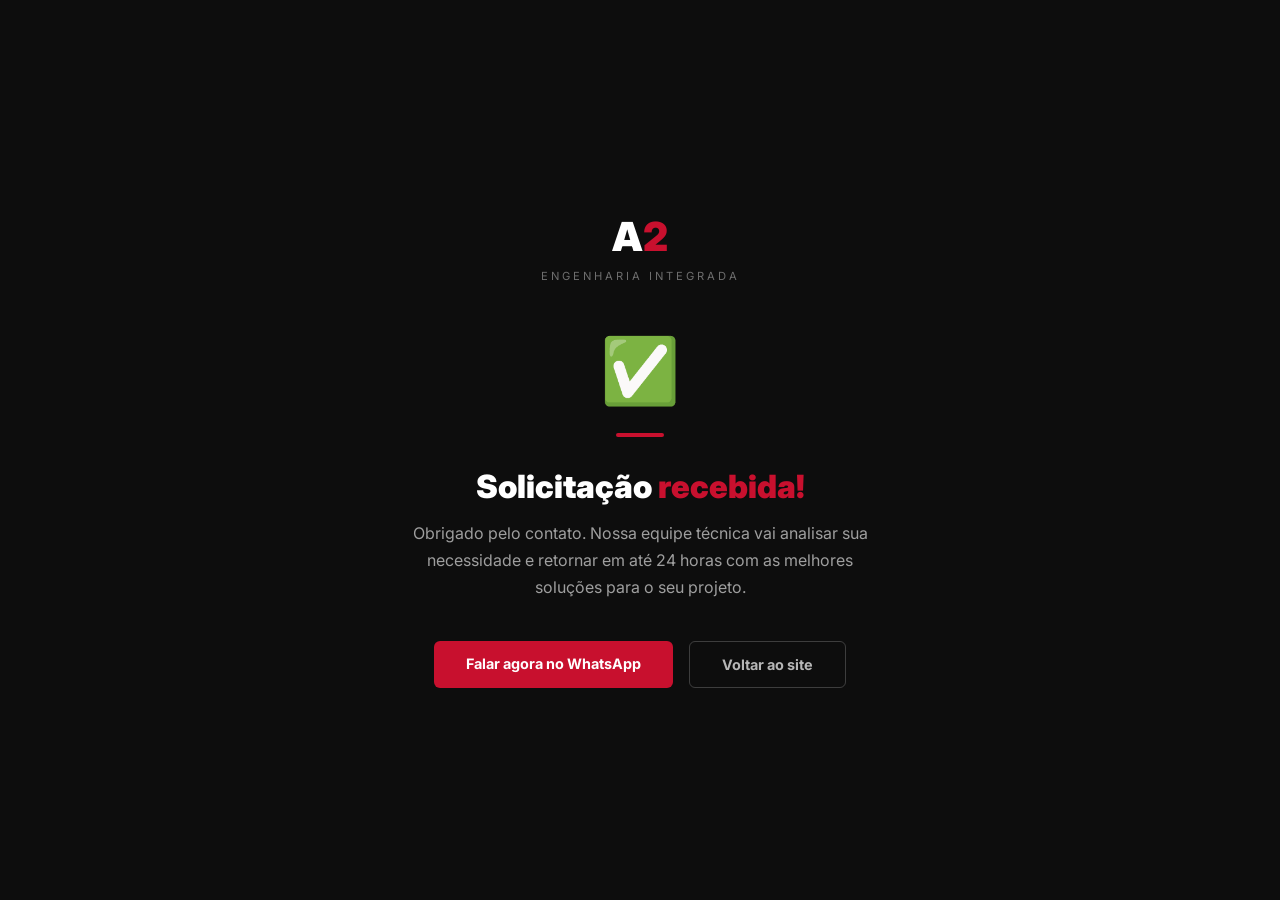
<file: obrigado.html>
<!DOCTYPE html>
<html lang="pt-BR">
<head>
  <meta charset="UTF-8" />
  <meta name="viewport" content="width=device-width, initial-scale=1.0" />
  <title>Solicitação Recebida — A2 Engenharia Integrada</title>
  <link rel="preconnect" href="https://fonts.googleapis.com" />
  <link href="https://fonts.googleapis.com/css2?family=Inter:wght@400;600;700;800;900&display=swap" rel="stylesheet" />
  <style>
    *, *::before, *::after { box-sizing: border-box; margin: 0; padding: 0; }
    body {
      font-family: 'Inter', sans-serif;
      background: #0d0d0d;
      color: #fff;
      min-height: 100vh;
      display: flex;
      flex-direction: column;
      align-items: center;
      justify-content: center;
      padding: 24px;
      text-align: center;
    }
    .logo { font-size: 2.5rem; font-weight: 900; margin-bottom: 8px; }
    .logo span { color: #C8102E; }
    .sub { font-size: 0.7rem; letter-spacing: 3px; text-transform: uppercase; color: rgba(255,255,255,0.4); margin-bottom: 48px; }
    .check { font-size: 4rem; margin-bottom: 24px; }
    h1 { font-size: 2rem; font-weight: 900; margin-bottom: 16px; line-height: 1.1; }
    h1 span { color: #C8102E; }
    p { font-size: 1rem; color: rgba(255,255,255,0.6); line-height: 1.7; max-width: 480px; margin-bottom: 40px; }
    .btns { display: flex; gap: 16px; flex-wrap: wrap; justify-content: center; }
    .btn {
      padding: 14px 32px;
      border-radius: 6px;
      font-weight: 700;
      font-size: 0.9rem;
      text-decoration: none;
      transition: all 0.2s;
    }
    .btn-red { background: #C8102E; color: #fff; }
    .btn-red:hover { background: #a00d24; }
    .btn-outline { border: 1.5px solid rgba(255,255,255,0.2); color: rgba(255,255,255,0.7); }
    .btn-outline:hover { border-color: #fff; color: #fff; }
    .bar { width: 48px; height: 4px; background: #C8102E; margin: 0 auto 32px; border-radius: 2px; }
  </style>
</head>
<body>
  <div class="logo">A<span>2</span></div>
  <div class="sub">Engenharia Integrada</div>

  <div class="check">✅</div>
  <div class="bar"></div>
  <h1>Solicitação <span>recebida!</span></h1>
  <p>Obrigado pelo contato. Nossa equipe técnica vai analisar sua necessidade e retornar em até 24 horas com as melhores soluções para o seu projeto.</p>

  <div class="btns">
    <a href="https://wa.me/5519978129914" class="btn btn-red">Falar agora no WhatsApp</a>
    <a href="https://www.a2ei.com.br" class="btn btn-outline">Voltar ao site</a>
  </div>
</body>
</html>
</file>
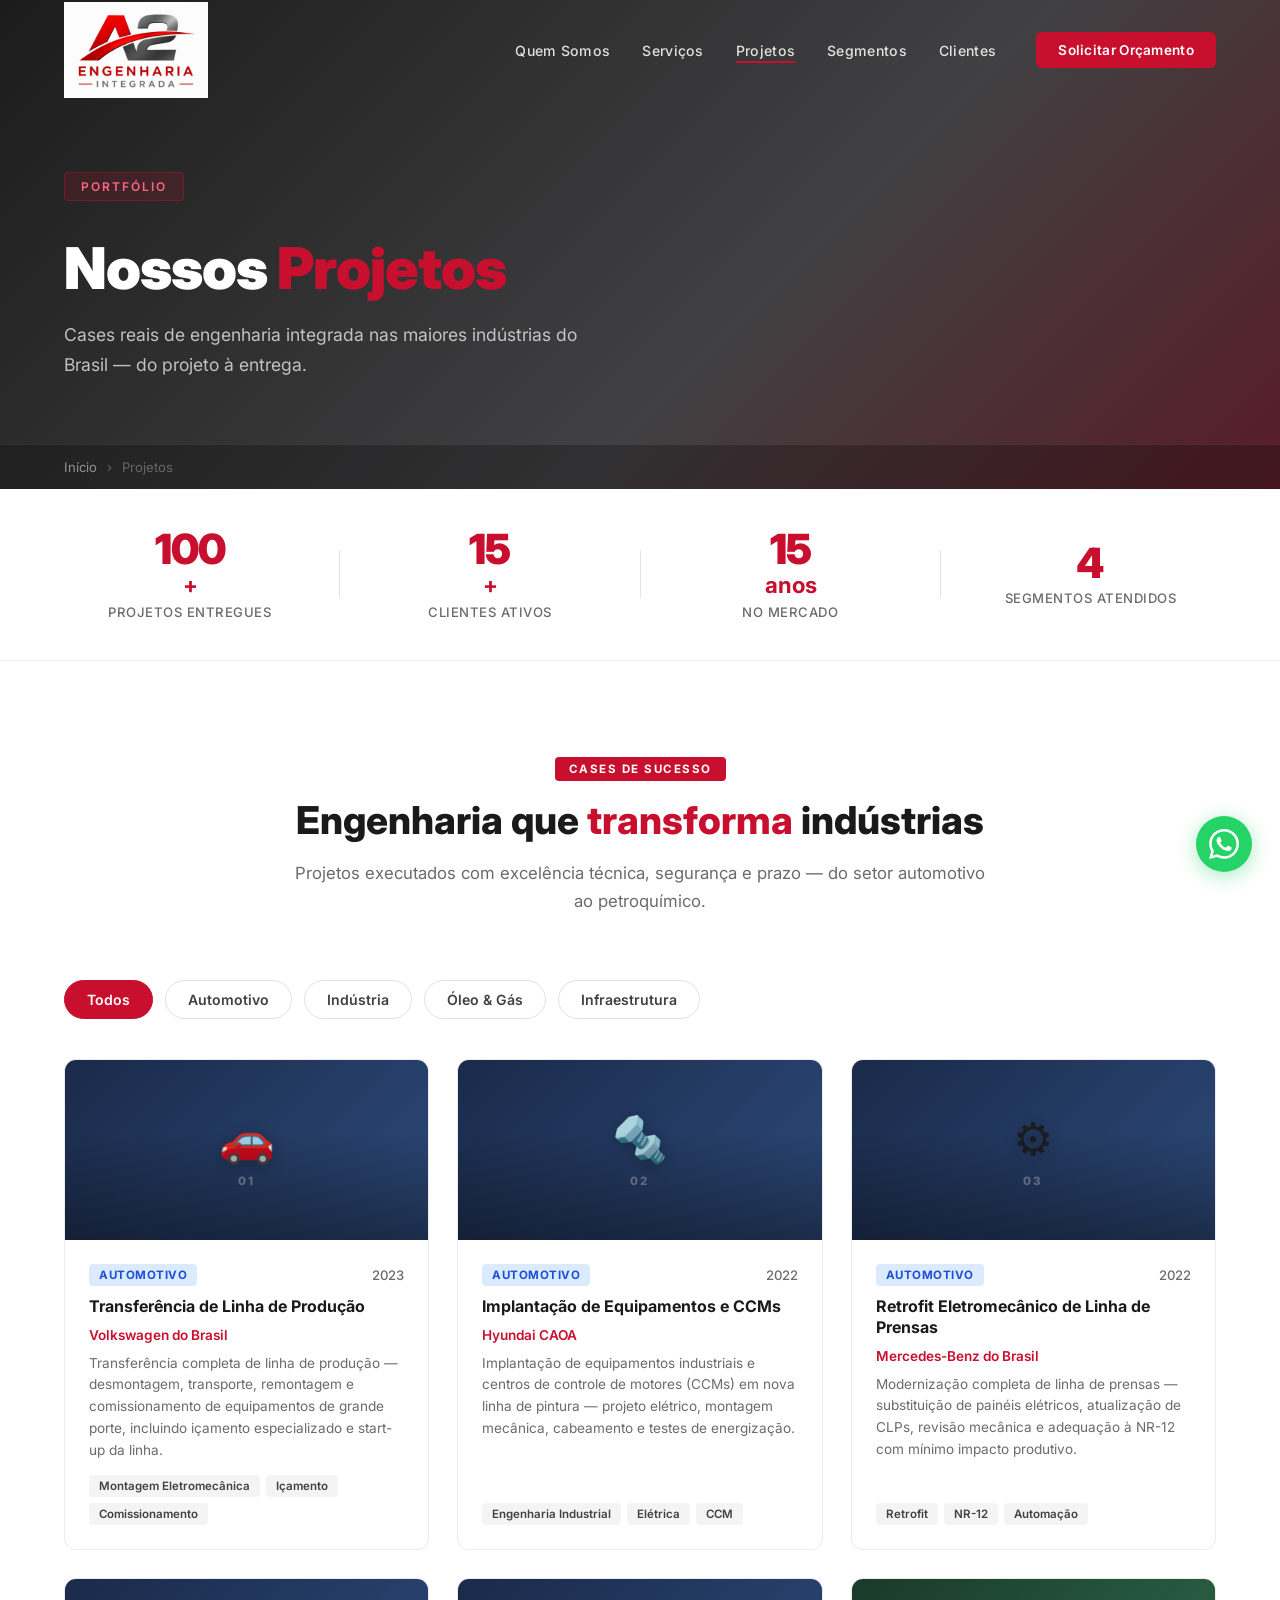
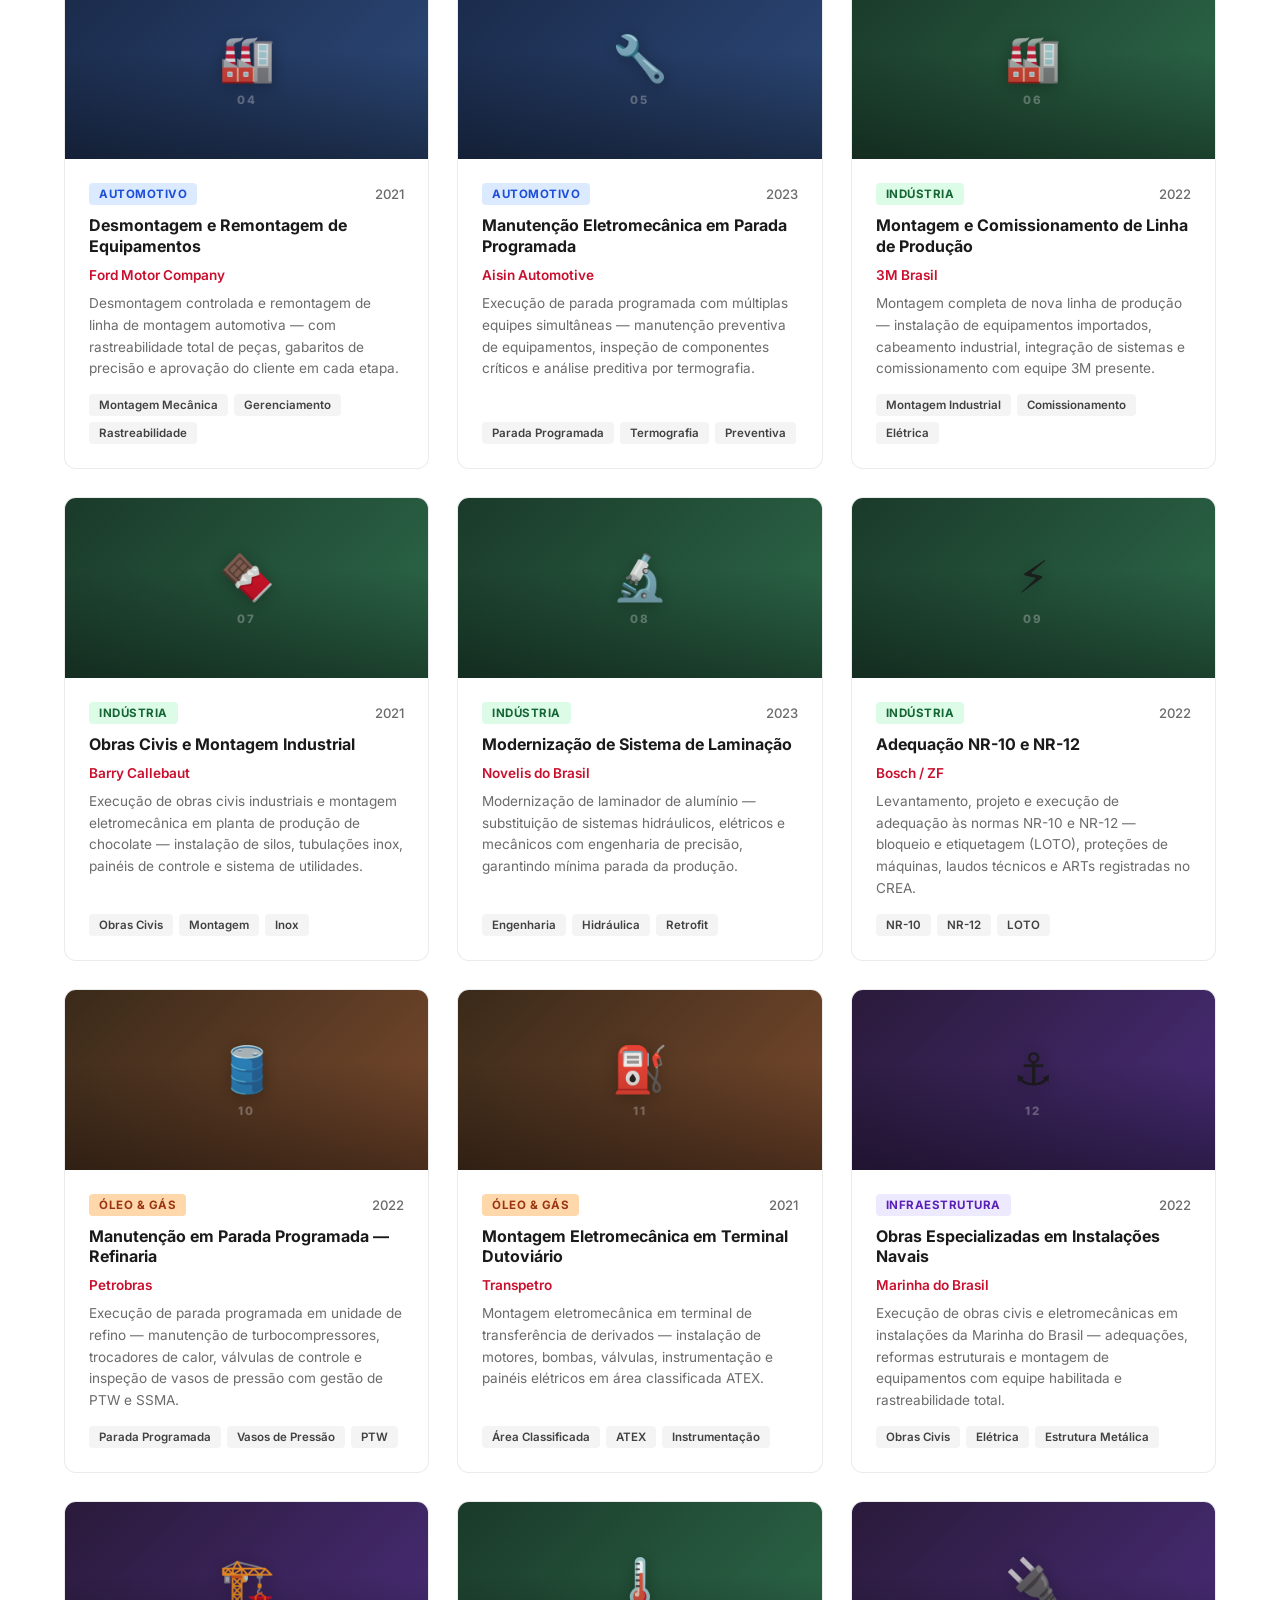
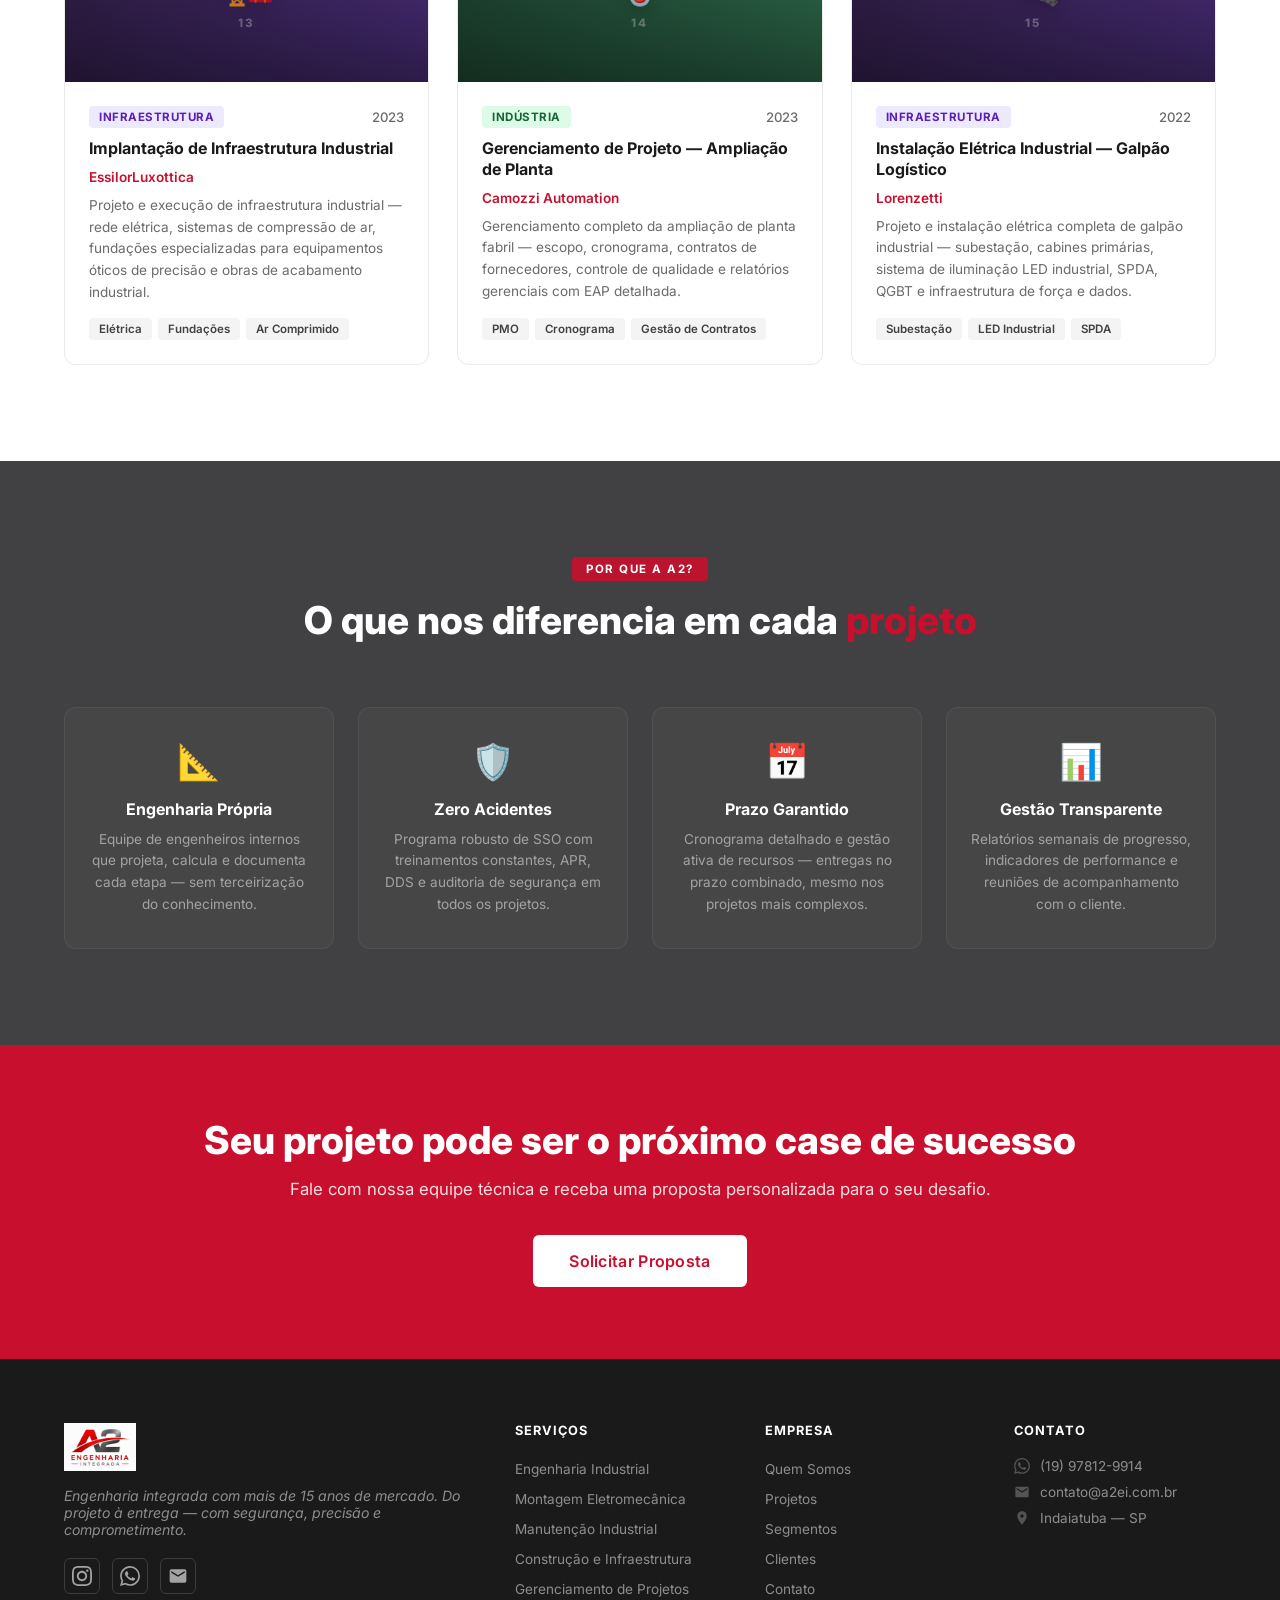
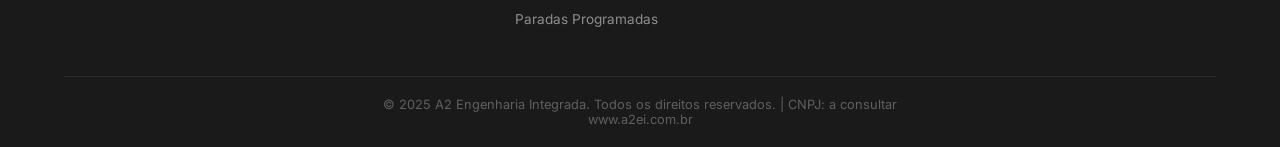
<file: projetos.html>
<!DOCTYPE html>
<html lang="pt-BR">
<head>
  <meta charset="UTF-8" />
  <meta name="viewport" content="width=device-width, initial-scale=1.0" />
  <title>Projetos — A2 Engenharia Integrada</title>
  <meta name="description" content="Conheça os projetos e cases de sucesso da A2 Engenharia Integrada — montagem eletromecânica, manutenção industrial e gerenciamento de projetos para as maiores indústrias do Brasil." />
  <link rel="preconnect" href="https://fonts.googleapis.com" />
  <link rel="preconnect" href="https://fonts.gstatic.com" crossorigin />
  <link href="https://fonts.googleapis.com/css2?family=Inter:wght@300;400;500;600;700;800;900&display=swap" rel="stylesheet" />
  <link rel="stylesheet" href="style.css" />
</head>
<body>

  <!-- ── NAV ────────────────────────────────────── -->
  <nav id="navbar">
    <div class="nav-inner">
      <a href="index.html" class="nav-logo">
        <img src="assets/logo.png" alt="A2 Engenharia Integrada" />
      </a>
      <ul class="nav-links">
        <li><a href="index.html#sobre">Quem Somos</a></li>
        <li><a href="index.html#servicos">Serviços</a></li>
        <li><a href="projetos.html" class="active">Projetos</a></li>
        <li><a href="index.html#segmentos">Segmentos</a></li>
        <li><a href="index.html#clientes">Clientes</a></li>
      </ul>
      <a href="index.html#contato" class="btn btn-nav">Solicitar Orçamento</a>
      <button class="hamburger" id="hamburger" aria-label="Menu">
        <span></span><span></span><span></span>
      </button>
    </div>
    <div class="nav-mobile" id="navMobile">
      <a href="index.html#sobre" onclick="closeMenu()">Quem Somos</a>
      <a href="index.html#servicos" onclick="closeMenu()">Serviços</a>
      <a href="projetos.html" onclick="closeMenu()">Projetos</a>
      <a href="index.html#segmentos" onclick="closeMenu()">Segmentos</a>
      <a href="index.html#clientes" onclick="closeMenu()">Clientes</a>
      <a href="index.html#contato" class="btn btn-nav" onclick="closeMenu()">Solicitar Orçamento</a>
    </div>
  </nav>

  <!-- ── PAGE HERO ──────────────────────────────── -->
  <section class="page-hero">
    <div class="page-hero-overlay"></div>
    <div class="container">
      <div class="page-hero-content">
        <span class="hero-tag">Portfólio</span>
        <h1>Nossos <span class="red">Projetos</span></h1>
        <p>Cases reais de engenharia integrada nas maiores indústrias do Brasil — do projeto à entrega.</p>
      </div>
    </div>
    <div class="page-hero-bar">
      <div class="container">
        <div class="breadcrumb">
          <a href="index.html">Início</a>
          <span>›</span>
          <span>Projetos</span>
        </div>
      </div>
    </div>
  </section>

  <!-- ── STATS STRIP ─────────────────────────────── -->
  <section class="stats-strip">
    <div class="container">
      <div class="stats-strip-grid">
        <div class="strip-stat">
          <span class="strip-num" data-count="100">0</span><span class="strip-suffix">+</span>
          <span class="strip-label">Projetos entregues</span>
        </div>
        <div class="strip-divider"></div>
        <div class="strip-stat">
          <span class="strip-num" data-count="15">0</span><span class="strip-suffix">+</span>
          <span class="strip-label">Clientes ativos</span>
        </div>
        <div class="strip-divider"></div>
        <div class="strip-stat">
          <span class="strip-num" data-count="15">0</span><span class="strip-suffix"> anos</span>
          <span class="strip-label">No mercado</span>
        </div>
        <div class="strip-divider"></div>
        <div class="strip-stat">
          <span class="strip-num" data-count="4">0</span>
          <span class="strip-label">Segmentos atendidos</span>
        </div>
      </div>
    </div>
  </section>

  <!-- ── FILTERS ────────────────────────────────── -->
  <section class="section" style="padding-bottom: 0;">
    <div class="container">
      <div class="section-header" data-animate>
        <span class="section-tag">Cases de Sucesso</span>
        <h2>Engenharia que <span class="red">transforma</span> indústrias</h2>
        <p>Projetos executados com excelência técnica, segurança e prazo — do setor automotivo ao petroquímico.</p>
      </div>
      <div class="filter-bar" data-animate>
        <button class="filter-btn active" data-filter="all">Todos</button>
        <button class="filter-btn" data-filter="automotivo">Automotivo</button>
        <button class="filter-btn" data-filter="industria">Indústria</button>
        <button class="filter-btn" data-filter="oleo-gas">Óleo & Gás</button>
        <button class="filter-btn" data-filter="infraestrutura">Infraestrutura</button>
      </div>
    </div>
  </section>

  <!-- ── PROJECTS GRID ──────────────────────────── -->
  <section class="section" style="padding-top: 40px;">
    <div class="container">
      <div class="projects-grid" id="projectsGrid">

        <!-- AUTOMOTIVO -->
        <div class="project-card" data-segment="automotivo" data-animate>
          <div class="project-thumb automotivo">
            <div class="project-thumb-inner">
              <span class="project-icon">🚗</span>
              <span class="project-num">01</span>
            </div>
          </div>
          <div class="project-body">
            <div class="project-meta">
              <span class="project-tag automotivo-tag">Automotivo</span>
              <span class="project-year">2023</span>
            </div>
            <h3>Transferência de Linha de Produção</h3>
            <p class="project-client">Volkswagen do Brasil</p>
            <p class="project-desc">Transferência completa de linha de produção — desmontagem, transporte, remontagem e comissionamento de equipamentos de grande porte, incluindo içamento especializado e start-up da linha.</p>
            <div class="project-services">
              <span>Montagem Eletromecânica</span>
              <span>Içamento</span>
              <span>Comissionamento</span>
            </div>
          </div>
        </div>

        <div class="project-card" data-segment="automotivo" data-animate>
          <div class="project-thumb automotivo">
            <div class="project-thumb-inner">
              <span class="project-icon">🔩</span>
              <span class="project-num">02</span>
            </div>
          </div>
          <div class="project-body">
            <div class="project-meta">
              <span class="project-tag automotivo-tag">Automotivo</span>
              <span class="project-year">2022</span>
            </div>
            <h3>Implantação de Equipamentos e CCMs</h3>
            <p class="project-client">Hyundai CAOA</p>
            <p class="project-desc">Implantação de equipamentos industriais e centros de controle de motores (CCMs) em nova linha de pintura — projeto elétrico, montagem mecânica, cabeamento e testes de energização.</p>
            <div class="project-services">
              <span>Engenharia Industrial</span>
              <span>Elétrica</span>
              <span>CCM</span>
            </div>
          </div>
        </div>

        <div class="project-card" data-segment="automotivo" data-animate>
          <div class="project-thumb automotivo">
            <div class="project-thumb-inner">
              <span class="project-icon">⚙️</span>
              <span class="project-num">03</span>
            </div>
          </div>
          <div class="project-body">
            <div class="project-meta">
              <span class="project-tag automotivo-tag">Automotivo</span>
              <span class="project-year">2022</span>
            </div>
            <h3>Retrofit Eletromecânico de Linha de Prensas</h3>
            <p class="project-client">Mercedes-Benz do Brasil</p>
            <p class="project-desc">Modernização completa de linha de prensas — substituição de painéis elétricos, atualização de CLPs, revisão mecânica e adequação à NR-12 com mínimo impacto produtivo.</p>
            <div class="project-services">
              <span>Retrofit</span>
              <span>NR-12</span>
              <span>Automação</span>
            </div>
          </div>
        </div>

        <div class="project-card" data-segment="automotivo" data-animate>
          <div class="project-thumb automotivo">
            <div class="project-thumb-inner">
              <span class="project-icon">🏭</span>
              <span class="project-num">04</span>
            </div>
          </div>
          <div class="project-body">
            <div class="project-meta">
              <span class="project-tag automotivo-tag">Automotivo</span>
              <span class="project-year">2021</span>
            </div>
            <h3>Desmontagem e Remontagem de Equipamentos</h3>
            <p class="project-client">Ford Motor Company</p>
            <p class="project-desc">Desmontagem controlada e remontagem de linha de montagem automotiva — com rastreabilidade total de peças, gabaritos de precisão e aprovação do cliente em cada etapa.</p>
            <div class="project-services">
              <span>Montagem Mecânica</span>
              <span>Gerenciamento</span>
              <span>Rastreabilidade</span>
            </div>
          </div>
        </div>

        <div class="project-card" data-segment="automotivo" data-animate>
          <div class="project-thumb automotivo">
            <div class="project-thumb-inner">
              <span class="project-icon">🔧</span>
              <span class="project-num">05</span>
            </div>
          </div>
          <div class="project-body">
            <div class="project-meta">
              <span class="project-tag automotivo-tag">Automotivo</span>
              <span class="project-year">2023</span>
            </div>
            <h3>Manutenção Eletromecânica em Parada Programada</h3>
            <p class="project-client">Aisin Automotive</p>
            <p class="project-desc">Execução de parada programada com múltiplas equipes simultâneas — manutenção preventiva de equipamentos, inspeção de componentes críticos e análise preditiva por termografia.</p>
            <div class="project-services">
              <span>Parada Programada</span>
              <span>Termografia</span>
              <span>Preventiva</span>
            </div>
          </div>
        </div>

        <!-- INDUSTRIA -->
        <div class="project-card" data-segment="industria" data-animate>
          <div class="project-thumb industria">
            <div class="project-thumb-inner">
              <span class="project-icon">🏭</span>
              <span class="project-num">06</span>
            </div>
          </div>
          <div class="project-body">
            <div class="project-meta">
              <span class="project-tag industria-tag">Indústria</span>
              <span class="project-year">2022</span>
            </div>
            <h3>Montagem e Comissionamento de Linha de Produção</h3>
            <p class="project-client">3M Brasil</p>
            <p class="project-desc">Montagem completa de nova linha de produção — instalação de equipamentos importados, cabeamento industrial, integração de sistemas e comissionamento com equipe 3M presente.</p>
            <div class="project-services">
              <span>Montagem Industrial</span>
              <span>Comissionamento</span>
              <span>Elétrica</span>
            </div>
          </div>
        </div>

        <div class="project-card" data-segment="industria" data-animate>
          <div class="project-thumb industria">
            <div class="project-thumb-inner">
              <span class="project-icon">🍫</span>
              <span class="project-num">07</span>
            </div>
          </div>
          <div class="project-body">
            <div class="project-meta">
              <span class="project-tag industria-tag">Indústria</span>
              <span class="project-year">2021</span>
            </div>
            <h3>Obras Civis e Montagem Industrial</h3>
            <p class="project-client">Barry Callebaut</p>
            <p class="project-desc">Execução de obras civis industriais e montagem eletromecânica em planta de produção de chocolate — instalação de silos, tubulações inox, painéis de controle e sistema de utilidades.</p>
            <div class="project-services">
              <span>Obras Civis</span>
              <span>Montagem</span>
              <span>Inox</span>
            </div>
          </div>
        </div>

        <div class="project-card" data-segment="industria" data-animate>
          <div class="project-thumb industria">
            <div class="project-thumb-inner">
              <span class="project-icon">🔬</span>
              <span class="project-num">08</span>
            </div>
          </div>
          <div class="project-body">
            <div class="project-meta">
              <span class="project-tag industria-tag">Indústria</span>
              <span class="project-year">2023</span>
            </div>
            <h3>Modernização de Sistema de Laminação</h3>
            <p class="project-client">Novelis do Brasil</p>
            <p class="project-desc">Modernização de laminador de alumínio — substituição de sistemas hidráulicos, elétricos e mecânicos com engenharia de precisão, garantindo mínima parada da produção.</p>
            <div class="project-services">
              <span>Engenharia</span>
              <span>Hidráulica</span>
              <span>Retrofit</span>
            </div>
          </div>
        </div>

        <div class="project-card" data-segment="industria" data-animate>
          <div class="project-thumb industria">
            <div class="project-thumb-inner">
              <span class="project-icon">⚡</span>
              <span class="project-num">09</span>
            </div>
          </div>
          <div class="project-body">
            <div class="project-meta">
              <span class="project-tag industria-tag">Indústria</span>
              <span class="project-year">2022</span>
            </div>
            <h3>Adequação NR-10 e NR-12</h3>
            <p class="project-client">Bosch / ZF</p>
            <p class="project-desc">Levantamento, projeto e execução de adequação às normas NR-10 e NR-12 — bloqueio e etiquetagem (LOTO), proteções de máquinas, laudos técnicos e ARTs registradas no CREA.</p>
            <div class="project-services">
              <span>NR-10</span>
              <span>NR-12</span>
              <span>LOTO</span>
            </div>
          </div>
        </div>

        <!-- ÓLEO E GÁS -->
        <div class="project-card" data-segment="oleo-gas" data-animate>
          <div class="project-thumb oleo-gas">
            <div class="project-thumb-inner">
              <span class="project-icon">🛢️</span>
              <span class="project-num">10</span>
            </div>
          </div>
          <div class="project-body">
            <div class="project-meta">
              <span class="project-tag oleo-tag">Óleo & Gás</span>
              <span class="project-year">2022</span>
            </div>
            <h3>Manutenção em Parada Programada — Refinaria</h3>
            <p class="project-client">Petrobras</p>
            <p class="project-desc">Execução de parada programada em unidade de refino — manutenção de turbocompressores, trocadores de calor, válvulas de controle e inspeção de vasos de pressão com gestão de PTW e SSMA.</p>
            <div class="project-services">
              <span>Parada Programada</span>
              <span>Vasos de Pressão</span>
              <span>PTW</span>
            </div>
          </div>
        </div>

        <div class="project-card" data-segment="oleo-gas" data-animate>
          <div class="project-thumb oleo-gas">
            <div class="project-thumb-inner">
              <span class="project-icon">⛽</span>
              <span class="project-num">11</span>
            </div>
          </div>
          <div class="project-body">
            <div class="project-meta">
              <span class="project-tag oleo-tag">Óleo & Gás</span>
              <span class="project-year">2021</span>
            </div>
            <h3>Montagem Eletromecânica em Terminal Dutoviário</h3>
            <p class="project-client">Transpetro</p>
            <p class="project-desc">Montagem eletromecânica em terminal de transferência de derivados — instalação de motores, bombas, válvulas, instrumentação e painéis elétricos em área classificada ATEX.</p>
            <div class="project-services">
              <span>Área Classificada</span>
              <span>ATEX</span>
              <span>Instrumentação</span>
            </div>
          </div>
        </div>

        <!-- INFRAESTRUTURA -->
        <div class="project-card" data-segment="infraestrutura" data-animate>
          <div class="project-thumb infraestrutura">
            <div class="project-thumb-inner">
              <span class="project-icon">⚓</span>
              <span class="project-num">12</span>
            </div>
          </div>
          <div class="project-body">
            <div class="project-meta">
              <span class="project-tag infra-tag">Infraestrutura</span>
              <span class="project-year">2022</span>
            </div>
            <h3>Obras Especializadas em Instalações Navais</h3>
            <p class="project-client">Marinha do Brasil</p>
            <p class="project-desc">Execução de obras civis e eletromecânicas em instalações da Marinha do Brasil — adequações, reformas estruturais e montagem de equipamentos com equipe habilitada e rastreabilidade total.</p>
            <div class="project-services">
              <span>Obras Civis</span>
              <span>Elétrica</span>
              <span>Estrutura Metálica</span>
            </div>
          </div>
        </div>

        <div class="project-card" data-segment="infraestrutura" data-animate>
          <div class="project-thumb infraestrutura">
            <div class="project-thumb-inner">
              <span class="project-icon">🏗️</span>
              <span class="project-num">13</span>
            </div>
          </div>
          <div class="project-body">
            <div class="project-meta">
              <span class="project-tag infra-tag">Infraestrutura</span>
              <span class="project-year">2023</span>
            </div>
            <h3>Implantação de Infraestrutura Industrial</h3>
            <p class="project-client">EssilorLuxottica</p>
            <p class="project-desc">Projeto e execução de infraestrutura industrial — rede elétrica, sistemas de compressão de ar, fundações especializadas para equipamentos óticos de precisão e obras de acabamento industrial.</p>
            <div class="project-services">
              <span>Elétrica</span>
              <span>Fundações</span>
              <span>Ar Comprimido</span>
            </div>
          </div>
        </div>

        <div class="project-card" data-segment="industria" data-animate>
          <div class="project-thumb industria">
            <div class="project-thumb-inner">
              <span class="project-icon">🌡️</span>
              <span class="project-num">14</span>
            </div>
          </div>
          <div class="project-body">
            <div class="project-meta">
              <span class="project-tag industria-tag">Indústria</span>
              <span class="project-year">2023</span>
            </div>
            <h3>Gerenciamento de Projeto — Ampliação de Planta</h3>
            <p class="project-client">Camozzi Automation</p>
            <p class="project-desc">Gerenciamento completo da ampliação de planta fabril — escopo, cronograma, contratos de fornecedores, controle de qualidade e relatórios gerenciais com EAP detalhada.</p>
            <div class="project-services">
              <span>PMO</span>
              <span>Cronograma</span>
              <span>Gestão de Contratos</span>
            </div>
          </div>
        </div>

        <div class="project-card" data-segment="infraestrutura" data-animate>
          <div class="project-thumb infraestrutura">
            <div class="project-thumb-inner">
              <span class="project-icon">🔌</span>
              <span class="project-num">15</span>
            </div>
          </div>
          <div class="project-body">
            <div class="project-meta">
              <span class="project-tag infra-tag">Infraestrutura</span>
              <span class="project-year">2022</span>
            </div>
            <h3>Instalação Elétrica Industrial — Galpão Logístico</h3>
            <p class="project-client">Lorenzetti</p>
            <p class="project-desc">Projeto e instalação elétrica completa de galpão industrial — subestação, cabines primárias, sistema de iluminação LED industrial, SPDA, QGBT e infraestrutura de força e dados.</p>
            <div class="project-services">
              <span>Subestação</span>
              <span>LED Industrial</span>
              <span>SPDA</span>
            </div>
          </div>
        </div>

      </div><!-- /projects-grid -->
    </div>
  </section>

  <!-- ── DIFERENCIAIS ───────────────────────────── -->
  <section class="section dark-section">
    <div class="container">
      <div class="section-header" data-animate>
        <span class="section-tag">Por que a A2?</span>
        <h2>O que nos diferencia em cada <span class="red">projeto</span></h2>
      </div>
      <div class="difs-grid">
        <div class="dif-card" data-animate>
          <div class="dif-icon">📐</div>
          <h4>Engenharia Própria</h4>
          <p>Equipe de engenheiros internos que projeta, calcula e documenta cada etapa — sem terceirização do conhecimento.</p>
        </div>
        <div class="dif-card" data-animate>
          <div class="dif-icon">🛡️</div>
          <h4>Zero Acidentes</h4>
          <p>Programa robusto de SSO com treinamentos constantes, APR, DDS e auditoria de segurança em todos os projetos.</p>
        </div>
        <div class="dif-card" data-animate>
          <div class="dif-icon">📅</div>
          <h4>Prazo Garantido</h4>
          <p>Cronograma detalhado e gestão ativa de recursos — entregas no prazo combinado, mesmo nos projetos mais complexos.</p>
        </div>
        <div class="dif-card" data-animate>
          <div class="dif-icon">📊</div>
          <h4>Gestão Transparente</h4>
          <p>Relatórios semanais de progresso, indicadores de performance e reuniões de acompanhamento com o cliente.</p>
        </div>
      </div>
    </div>
  </section>

  <!-- ── CTA ────────────────────────────────────── -->
  <section class="cta-banner">
    <div class="container">
      <div class="cta-content" data-animate>
        <h2>Seu projeto pode ser o próximo case de sucesso</h2>
        <p>Fale com nossa equipe técnica e receba uma proposta personalizada para o seu desafio.</p>
        <a href="index.html#contato" class="btn btn-primary btn-lg">Solicitar Proposta</a>
      </div>
    </div>
  </section>

  <!-- ── FOOTER ────────────────────────────────── -->
  <footer class="footer">
    <div class="container">
      <div class="footer-grid">
        <div class="footer-brand">
          <img src="assets/logo.png" alt="A2 Engenharia" class="footer-logo" />
          <p>Engenharia integrada com mais de 15 anos de mercado. Do projeto à entrega — com segurança, precisão e comprometimento.</p>
          <div class="footer-social">
            <a href="https://instagram.com/a2engenhariaintegrada" target="_blank" aria-label="Instagram">
              <svg width="20" height="20" fill="currentColor" viewBox="0 0 24 24"><path d="M12 2.163c3.204 0 3.584.012 4.85.07 3.252.148 4.771 1.691 4.919 4.919.058 1.265.069 1.645.069 4.849 0 3.205-.012 3.584-.069 4.849-.149 3.225-1.664 4.771-4.919 4.919-1.266.058-1.644.07-4.85.07-3.204 0-3.584-.012-4.849-.07-3.26-.149-4.771-1.699-4.919-4.92-.058-1.265-.07-1.644-.07-4.849 0-3.204.013-3.583.07-4.849.149-3.227 1.664-4.771 4.919-4.919 1.266-.057 1.645-.069 4.849-.069zm0-2.163c-3.259 0-3.667.014-4.947.072-4.358.2-6.78 2.618-6.98 6.98-.059 1.281-.073 1.689-.073 4.948 0 3.259.014 3.668.072 4.948.2 4.358 2.618 6.78 6.98 6.98 1.281.058 1.689.072 4.948.072 3.259 0 3.668-.014 4.948-.072 4.354-.2 6.782-2.618 6.979-6.98.059-1.28.073-1.689.073-4.948 0-3.259-.014-3.667-.072-4.947-.196-4.354-2.617-6.78-6.979-6.98-1.281-.059-1.69-.073-4.949-.073zm0 5.838c-3.403 0-6.162 2.759-6.162 6.162s2.759 6.163 6.162 6.163 6.162-2.759 6.162-6.163c0-3.403-2.759-6.162-6.162-6.162zm0 10.162c-2.209 0-4-1.79-4-4 0-2.209 1.791-4 4-4s4 1.791 4 4c0 2.21-1.791 4-4 4zm6.406-11.845c-.796 0-1.441.645-1.441 1.44s.645 1.44 1.441 1.44c.795 0 1.439-.645 1.439-1.44s-.644-1.44-1.439-1.44z"/></svg>
            </a>
            <a href="https://wa.me/5519978129914" target="_blank" aria-label="WhatsApp">
              <svg width="20" height="20" fill="currentColor" viewBox="0 0 24 24"><path d="M17.472 14.382c-.297-.149-1.758-.867-2.03-.967-.273-.099-.471-.148-.67.15-.197.297-.767.966-.94 1.164-.173.199-.347.223-.644.075-.297-.15-1.255-.463-2.39-1.475-.883-.788-1.48-1.761-1.653-2.059-.173-.297-.018-.458.13-.606.134-.133.298-.347.446-.52.149-.174.198-.298.298-.497.099-.198.05-.371-.025-.52-.075-.149-.669-1.612-.916-2.207-.242-.579-.487-.5-.669-.51-.173-.008-.371-.01-.57-.01-.198 0-.52.074-.792.372-.272.297-1.04 1.016-1.04 2.479 0 1.462 1.065 2.875 1.213 3.074.149.198 2.096 3.2 5.077 4.487.709.306 1.262.489 1.694.625.712.227 1.36.195 1.871.118.571-.085 1.758-.719 2.006-1.413.248-.694.248-1.289.173-1.413-.074-.124-.272-.198-.57-.347m-5.421 7.403h-.004a9.87 9.87 0 01-5.031-1.378l-.361-.214-3.741.982.998-3.648-.235-.374a9.86 9.86 0 01-1.51-5.26c.001-5.45 4.436-9.884 9.888-9.884 2.64 0 5.122 1.03 6.988 2.898a9.825 9.825 0 012.893 6.994c-.003 5.45-4.437 9.884-9.885 9.884m8.413-18.297A11.815 11.815 0 0012.05 0C5.495 0 .16 5.335.157 11.892c0 2.096.547 4.142 1.588 5.945L.057 24l6.305-1.654a11.882 11.882 0 005.683 1.448h.005c6.554 0 11.89-5.335 11.893-11.893a11.821 11.821 0 00-3.48-8.413Z"/></svg>
            </a>
            <a href="mailto:contato@a2ei.com.br" aria-label="E-mail">
              <svg width="20" height="20" fill="currentColor" viewBox="0 0 24 24"><path d="M20 4H4c-1.1 0-1.99.9-1.99 2L2 18c0 1.1.9 2 2 2h16c1.1 0 2-.9 2-2V6c0-1.1-.9-2-2-2zm0 4l-8 5-8-5V6l8 5 8-5v2z"/></svg>
            </a>
          </div>
        </div>
        <div class="footer-col">
          <h5>Serviços</h5>
          <ul>
            <li><a href="index.html#servicos">Engenharia Industrial</a></li>
            <li><a href="index.html#servicos">Montagem Eletromecânica</a></li>
            <li><a href="index.html#servicos">Manutenção Industrial</a></li>
            <li><a href="index.html#servicos">Construção e Infraestrutura</a></li>
            <li><a href="index.html#servicos">Gerenciamento de Projetos</a></li>
            <li><a href="index.html#servicos">Paradas Programadas</a></li>
          </ul>
        </div>
        <div class="footer-col">
          <h5>Empresa</h5>
          <ul>
            <li><a href="index.html#sobre">Quem Somos</a></li>
            <li><a href="projetos.html">Projetos</a></li>
            <li><a href="index.html#segmentos">Segmentos</a></li>
            <li><a href="index.html#clientes">Clientes</a></li>
            <li><a href="index.html#contato">Contato</a></li>
          </ul>
        </div>
        <div class="footer-col">
          <h5>Contato</h5>
          <ul class="footer-contact">
            <li>
              <svg width="16" height="16" fill="currentColor" viewBox="0 0 24 24"><path d="M17.472 14.382c-.297-.149-1.758-.867-2.03-.967-.273-.099-.471-.148-.67.15-.197.297-.767.966-.94 1.164-.173.199-.347.223-.644.075-.297-.15-1.255-.463-2.39-1.475-.883-.788-1.48-1.761-1.653-2.059-.173-.297-.018-.458.13-.606.134-.133.298-.347.446-.52.149-.174.198-.298.298-.497.099-.198.05-.371-.025-.52-.075-.149-.669-1.612-.916-2.207-.242-.579-.487-.5-.669-.51-.173-.008-.371-.01-.57-.01-.198 0-.52.074-.792.372-.272.297-1.04 1.016-1.04 2.479 0 1.462 1.065 2.875 1.213 3.074.149.198 2.096 3.2 5.077 4.487.709.306 1.262.489 1.694.625.712.227 1.36.195 1.871.118.571-.085 1.758-.719 2.006-1.413.248-.694.248-1.289.173-1.413-.074-.124-.272-.198-.57-.347m-5.421 7.403h-.004a9.87 9.87 0 01-5.031-1.378l-.361-.214-3.741.982.998-3.648-.235-.374a9.86 9.86 0 01-1.51-5.26c.001-5.45 4.436-9.884 9.888-9.884 2.64 0 5.122 1.03 6.988 2.898a9.825 9.825 0 012.893 6.994c-.003 5.45-4.437 9.884-9.885 9.884m8.413-18.297A11.815 11.815 0 0012.05 0C5.495 0 .16 5.335.157 11.892c0 2.096.547 4.142 1.588 5.945L.057 24l6.305-1.654a11.882 11.882 0 005.683 1.448h.005c6.554 0 11.89-5.335 11.893-11.893a11.821 11.821 0 00-3.48-8.413Z"/></svg>
              <a href="https://wa.me/5519978129914" target="_blank">(19) 97812-9914</a>
            </li>
            <li>
              <svg width="16" height="16" fill="currentColor" viewBox="0 0 24 24"><path d="M20 4H4c-1.1 0-1.99.9-1.99 2L2 18c0 1.1.9 2 2 2h16c1.1 0 2-.9 2-2V6c0-1.1-.9-2-2-2zm0 4l-8 5-8-5V6l8 5 8-5v2z"/></svg>
              <a href="mailto:contato@a2ei.com.br">contato@a2ei.com.br</a>
            </li>
            <li>
              <svg width="16" height="16" fill="currentColor" viewBox="0 0 24 24"><path d="M12 2C8.13 2 5 5.13 5 9c0 5.25 7 13 7 13s7-7.75 7-13c0-3.87-3.13-7-7-7zm0 9.5c-1.38 0-2.5-1.12-2.5-2.5s1.12-2.5 2.5-2.5 2.5 1.12 2.5 2.5-1.12 2.5-2.5 2.5z"/></svg>
              <span>Indaiatuba — SP</span>
            </li>
          </ul>
        </div>
      </div>
      <div class="footer-bottom">
        <p>© 2025 A2 Engenharia Integrada. Todos os direitos reservados. | CNPJ: a consultar</p>
        <p><a href="https://www.a2ei.com.br">www.a2ei.com.br</a></p>
      </div>
    </div>
  </footer>

  <!-- ── WHATSAPP FLOAT ─────────────────────────── -->
  <a href="https://wa.me/5519978129914" class="whatsapp-float" target="_blank" aria-label="WhatsApp">
    <svg width="28" height="28" fill="white" viewBox="0 0 24 24"><path d="M17.472 14.382c-.297-.149-1.758-.867-2.03-.967-.273-.099-.471-.148-.67.15-.197.297-.767.966-.94 1.164-.173.199-.347.223-.644.075-.297-.15-1.255-.463-2.39-1.475-.883-.788-1.48-1.761-1.653-2.059-.173-.297-.018-.458.13-.606.134-.133.298-.347.446-.52.149-.174.198-.298.298-.497.099-.198.05-.371-.025-.52-.075-.149-.669-1.612-.916-2.207-.242-.579-.487-.5-.669-.51-.173-.008-.371-.01-.57-.01-.198 0-.52.074-.792.372-.272.297-1.04 1.016-1.04 2.479 0 1.462 1.065 2.875 1.213 3.074.149.198 2.096 3.2 5.077 4.487.709.306 1.262.489 1.694.625.712.227 1.36.195 1.871.118.571-.085 1.758-.719 2.006-1.413.248-.694.248-1.289.173-1.413-.074-.124-.272-.198-.57-.347m-5.421 7.403h-.004a9.87 9.87 0 01-5.031-1.378l-.361-.214-3.741.982.998-3.648-.235-.374a9.86 9.86 0 01-1.51-5.26c.001-5.45 4.436-9.884 9.888-9.884 2.64 0 5.122 1.03 6.988 2.898a9.825 9.825 0 012.893 6.994c-.003 5.45-4.437 9.884-9.885 9.884m8.413-18.297A11.815 11.815 0 0012.05 0C5.495 0 .16 5.335.157 11.892c0 2.096.547 4.142 1.588 5.945L.057 24l6.305-1.654a11.882 11.882 0 005.683 1.448h.005c6.554 0 11.89-5.335 11.893-11.893a11.821 11.821 0 00-3.48-8.413Z"/></svg>
  </a>

  <script src="script.js"></script>
  <script>
    // ── FILTER PROJECTS ──────────────────────────
    const filterBtns = document.querySelectorAll('.filter-btn');
    const projectCards = document.querySelectorAll('.project-card');

    filterBtns.forEach(btn => {
      btn.addEventListener('click', () => {
        filterBtns.forEach(b => b.classList.remove('active'));
        btn.classList.add('active');

        const filter = btn.dataset.filter;
        projectCards.forEach(card => {
          if (filter === 'all' || card.dataset.segment === filter) {
            card.style.display = 'flex';
            card.style.opacity = '0';
            requestAnimationFrame(() => {
              card.style.transition = 'opacity 0.3s ease';
              card.style.opacity = '1';
            });
          } else {
            card.style.display = 'none';
          }
        });
      });
    });

    // ── COUNTER ANIMATION (strip) ──────────────
    const stripNums = document.querySelectorAll('.strip-num');
    const stripObserver = new IntersectionObserver((entries) => {
      entries.forEach(entry => {
        if (entry.isIntersecting) {
          const el = entry.target;
          const target = parseInt(el.dataset.count);
          let current = 0;
          const duration = 1200;
          const start = performance.now();
          function update(now) {
            const progress = Math.min((now - start) / duration, 1);
            const eased = 1 - Math.pow(1 - progress, 3);
            el.textContent = Math.round(eased * target);
            if (progress < 1) requestAnimationFrame(update);
          }
          requestAnimationFrame(update);
          stripObserver.unobserve(el);
        }
      });
    }, { threshold: 0.5 });

    stripNums.forEach(n => stripObserver.observe(n));
  </script>
</body>
</html>
</file>
<file: style.css>
/* ── RESET & BASE ─────────────────────────────── */
*, *::before, *::after { box-sizing: border-box; margin: 0; padding: 0; }

:root {
  --red:    #C8102E;
  --red-dk: #a00d24;
  --dark:   #1a1a1a;
  --dgray:  #414042;
  --mgray:  #6b6b6b;
  --lgray:  #f4f4f4;
  --white:  #ffffff;
  --border: rgba(255,255,255,0.1);
  --nav-h:  100px;
  --radius: 12px;
  --shadow: 0 4px 24px rgba(0,0,0,0.12);
}

html { scroll-behavior: smooth; font-size: 16px; }

body {
  font-family: 'Inter', system-ui, sans-serif;
  background: var(--white);
  color: var(--dark);
  overflow-x: hidden;
  -webkit-font-smoothing: antialiased;
}

a { text-decoration: none; color: inherit; }
ul { list-style: none; }
img { display: block; max-width: 100%; }

.container {
  width: 100%;
  max-width: 1200px;
  margin: 0 auto;
  padding: 0 24px;
}

.red { color: var(--red); }

/* ── BUTTONS ──────────────────────────────────── */
.btn {
  display: inline-flex;
  align-items: center;
  gap: 8px;
  padding: 12px 28px;
  border-radius: 6px;
  font-weight: 600;
  font-size: 0.9rem;
  letter-spacing: 0.3px;
  transition: all 0.2s ease;
  cursor: pointer;
  border: none;
}
.btn-primary {
  background: var(--red);
  color: var(--white);
}
.btn-primary:hover { background: var(--red-dk); transform: translateY(-1px); box-shadow: 0 6px 20px rgba(200,16,46,0.35); }
.btn-outline {
  background: transparent;
  color: var(--white);
  border: 2px solid rgba(255,255,255,0.5);
}
.btn-outline:hover { border-color: var(--white); background: rgba(255,255,255,0.08); }
.btn-nav {
  background: var(--red);
  color: var(--white);
  padding: 10px 22px;
  font-size: 0.85rem;
}
.btn-nav:hover { background: var(--red-dk); }
.btn-lg { padding: 16px 36px; font-size: 1rem; }
.btn-full { width: 100%; justify-content: center; padding: 15px; font-size: 1rem; }

/* ── SECTION COMMON ───────────────────────────── */
.section { padding: 96px 0; }
.dark-section { background: var(--dgray); color: var(--white); }

.section-tag {
  display: inline-block;
  background: var(--red);
  color: var(--white);
  font-size: 0.72rem;
  font-weight: 700;
  letter-spacing: 1.5px;
  text-transform: uppercase;
  padding: 5px 14px;
  border-radius: 4px;
  margin-bottom: 16px;
}
.dark-section .section-tag { background: rgba(200,16,46,0.9); }

.section-header {
  text-align: center;
  max-width: 700px;
  margin: 0 auto 64px;
}
.section-header h2 { font-size: clamp(1.8rem, 3vw, 2.5rem); font-weight: 800; line-height: 1.2; margin-bottom: 16px; }
.section-header p { color: var(--mgray); font-size: 1.05rem; line-height: 1.7; }
.dark-section .section-header p { color: #b0b0b0; }

h2 { font-size: clamp(1.6rem, 3vw, 2.4rem); font-weight: 800; line-height: 1.2; }

/* ── NAVBAR ───────────────────────────────────── */
#navbar {
  position: fixed;
  top: 0; left: 0; right: 0;
  z-index: 1000;
  transition: background 0.3s, box-shadow 0.3s;
  height: var(--nav-h);
}
#navbar.scrolled {
  background: rgba(26,26,26,0.97);
  backdrop-filter: blur(12px);
  box-shadow: 0 2px 20px rgba(0,0,0,0.3);
}
.nav-inner {
  max-width: 1200px;
  margin: 0 auto;
  padding: 0 24px;
  height: 100%;
  display: flex;
  align-items: center;
  gap: 40px;
}
.nav-logo img { height: 96px; width: auto; }
.nav-links {
  display: flex;
  gap: 32px;
  margin-left: auto;
}
.nav-links a {
  color: rgba(255,255,255,0.85);
  font-size: 0.88rem;
  font-weight: 500;
  letter-spacing: 0.3px;
  transition: color 0.2s;
  position: relative;
}
.nav-links a::after {
  content: '';
  position: absolute;
  bottom: -4px; left: 0; right: 0;
  height: 2px;
  background: var(--red);
  transform: scaleX(0);
  transition: transform 0.2s;
  transform-origin: left;
}
.nav-links a:hover { color: var(--white); }
.nav-links a:hover::after, .nav-links a.active::after { transform: scaleX(1); }

.hamburger {
  display: none;
  flex-direction: column;
  gap: 5px;
  background: none;
  border: none;
  cursor: pointer;
  margin-left: auto;
  padding: 4px;
}
.hamburger span {
  display: block;
  width: 24px; height: 2px;
  background: var(--white);
  border-radius: 2px;
  transition: all 0.3s;
}

.nav-mobile {
  display: none;
  flex-direction: column;
  background: rgba(26,26,26,0.98);
  padding: 16px 24px 24px;
  border-top: 1px solid rgba(255,255,255,0.08);
}
.nav-mobile a {
  color: rgba(255,255,255,0.85);
  padding: 12px 0;
  font-weight: 500;
  border-bottom: 1px solid rgba(255,255,255,0.06);
}
.nav-mobile .btn-nav { margin-top: 12px; text-align: center; }
.nav-mobile.open { display: flex; }

/* ── HERO ─────────────────────────────────────── */
#hero {
  min-height: 100vh;
  display: flex;
  flex-direction: column;
  justify-content: center;
  position: relative;
  overflow: hidden;
  padding-top: var(--nav-h);
}

.hero-bg {
  position: absolute;
  inset: 0;
  background:
    linear-gradient(135deg, #0d0d0d 0%, #1a1a1a 40%, #2a1215 70%, #1a0a0e 100%);
  z-index: 0;
}

/* grid pattern */
.hero-bg::before {
  content: '';
  position: absolute;
  inset: 0;
  background-image:
    linear-gradient(rgba(200,16,46,0.06) 1px, transparent 1px),
    linear-gradient(90deg, rgba(200,16,46,0.06) 1px, transparent 1px);
  background-size: 60px 60px;
}

/* red diagonal accent */
.hero-bg::after {
  content: '';
  position: absolute;
  top: -20%;
  right: -10%;
  width: 60%;
  height: 140%;
  background: linear-gradient(135deg, transparent 40%, rgba(200,16,46,0.08) 100%);
  border-left: 1px solid rgba(200,16,46,0.15);
  transform: skewX(-8deg);
}

.hero-overlay { position: absolute; inset: 0; background: radial-gradient(ellipse at 20% 50%, rgba(200,16,46,0.12) 0%, transparent 60%); z-index: 1; }

.hero-content {
  position: relative;
  z-index: 2;
  max-width: 1200px;
  margin: 0 auto;
  padding: 0 24px;
  flex: 1;
  display: flex;
  flex-direction: column;
  justify-content: center;
  padding-top: 60px;
  padding-bottom: 60px;
}

.hero-tag {
  display: inline-block;
  background: rgba(200,16,46,0.15);
  border: 1px solid rgba(200,16,46,0.4);
  color: #ff6680;
  font-size: 0.75rem;
  font-weight: 600;
  letter-spacing: 2px;
  text-transform: uppercase;
  padding: 6px 16px;
  border-radius: 4px;
  margin-bottom: 24px;
  width: fit-content;
}

.hero-content h1 {
  font-size: clamp(2.8rem, 7vw, 5.5rem);
  font-weight: 900;
  color: var(--white);
  line-height: 1.05;
  margin-bottom: 24px;
  letter-spacing: -1px;
}
.hero-content h1 .red { color: var(--red); }

.hero-content > p {
  max-width: 560px;
  color: rgba(255,255,255,0.7);
  font-size: clamp(1rem, 1.5vw, 1.15rem);
  line-height: 1.75;
  margin-bottom: 40px;
}

.hero-btns { display: flex; gap: 16px; flex-wrap: wrap; }

/* Stats bar */
.hero-stats {
  position: relative;
  z-index: 2;
  display: flex;
  align-items: center;
  justify-content: center;
  gap: 0;
  background: rgba(255,255,255,0.04);
  border-top: 1px solid rgba(255,255,255,0.08);
  backdrop-filter: blur(8px);
}
.stat {
  flex: 1;
  display: flex;
  flex-direction: column;
  align-items: center;
  padding: 24px 20px;
}
.stat-num {
  font-size: clamp(1.8rem, 3vw, 2.5rem);
  font-weight: 900;
  color: var(--white);
  line-height: 1;
}
.stat-label {
  font-size: 0.78rem;
  color: rgba(255,255,255,0.5);
  margin-top: 6px;
  letter-spacing: 0.5px;
  text-align: center;
}
.stat-divider { width: 1px; height: 40px; background: rgba(255,255,255,0.12); flex-shrink: 0; }

/* ── SOBRE ────────────────────────────────────── */
.sobre-grid {
  display: grid;
  grid-template-columns: 1fr 420px;
  gap: 80px;
  align-items: start;
}
.sobre-text h2 { margin-bottom: 20px; }
.sobre-text p { color: var(--mgray); line-height: 1.75; margin-bottom: 16px; font-size: 1.02rem; }

.mvv-grid {
  display: grid;
  grid-template-columns: 1fr 1fr;
  gap: 16px;
  margin: 32px 0;
}
.mvv-card {
  background: var(--lgray);
  border-radius: var(--radius);
  padding: 20px;
  border-left: 3px solid var(--red);
}
.mvv-icon { font-size: 1.5rem; margin-bottom: 8px; }
.mvv-card h4 { font-size: 0.9rem; font-weight: 700; margin-bottom: 8px; color: var(--dark); }
.mvv-card p { font-size: 0.85rem; color: var(--mgray); line-height: 1.6; margin: 0; }

.valores { display: flex; flex-wrap: wrap; gap: 8px; margin-top: 8px; }
.valor-tag {
  background: var(--lgray);
  border: 1px solid #ddd;
  border-radius: 20px;
  padding: 5px 14px;
  font-size: 0.8rem;
  font-weight: 500;
  color: var(--dgray);
}

.sobre-visual { position: relative; }
.sobre-card-main {
  background: var(--dgray);
  border-radius: 16px;
  padding: 48px 40px;
  position: relative;
  overflow: hidden;
  aspect-ratio: 1;
  display: flex;
  flex-direction: column;
  justify-content: center;
  align-items: center;
}
.sobre-accent {
  position: absolute;
  top: -30px; right: -30px;
  width: 160px; height: 160px;
  background: var(--red);
  border-radius: 50%;
  opacity: 0.15;
}
.sobre-logo-big {
  font-size: 7rem;
  font-weight: 900;
  color: var(--white);
  line-height: 1;
  letter-spacing: -4px;
}
.sobre-logo-big::first-letter { color: var(--red); }
.sobre-slogan {
  color: rgba(255,255,255,0.6);
  font-size: 1rem;
  font-weight: 600;
  letter-spacing: 4px;
  text-align: center;
  margin-top: 12px;
  line-height: 1.4;
}
.sobre-slogan em { color: rgba(255,255,255,0.35); font-style: normal; }

.sobre-cards-mini {
  display: grid;
  grid-template-columns: repeat(3, 1fr);
  gap: 12px;
  margin-top: 12px;
}
.mini-card {
  background: var(--lgray);
  border-radius: 10px;
  padding: 16px 12px;
  text-align: center;
}
.mini-card strong { display: block; font-size: 1.6rem; font-weight: 900; color: var(--dark); }
.mini-card span { font-size: 0.75rem; color: var(--mgray); }
.red-card { background: var(--red); }
.red-card strong, .red-card span { color: var(--white); }

/* ── SERVIÇOS ─────────────────────────────────── */
.services-grid {
  display: grid;
  grid-template-columns: repeat(3, 1fr);
  gap: 24px;
}
.service-card {
  background: rgba(255,255,255,0.04);
  border: 1px solid rgba(255,255,255,0.08);
  border-radius: var(--radius);
  padding: 32px 28px;
  position: relative;
  transition: transform 0.25s, border-color 0.25s, background 0.25s;
  overflow: hidden;
}
.service-card::before {
  content: '';
  position: absolute;
  top: 0; left: 0; right: 0;
  height: 3px;
  background: var(--red);
  transform: scaleX(0);
  transition: transform 0.3s;
  transform-origin: left;
}
.service-card:hover { transform: translateY(-4px); border-color: rgba(200,16,46,0.3); background: rgba(255,255,255,0.06); }
.service-card:hover::before { transform: scaleX(1); }
.service-card.featured {
  background: rgba(200,16,46,0.08);
  border-color: rgba(200,16,46,0.25);
}
.service-card.featured::before { transform: scaleX(1); }

.service-num {
  font-size: 0.7rem;
  font-weight: 700;
  color: var(--red);
  letter-spacing: 1px;
  margin-bottom: 16px;
}
.service-icon { font-size: 2rem; margin-bottom: 16px; }
.service-card h3 { font-size: 1.1rem; font-weight: 700; color: var(--white); margin-bottom: 12px; }
.service-card > p { font-size: 0.88rem; color: rgba(255,255,255,0.6); line-height: 1.65; margin-bottom: 20px; }

.service-list { display: flex; flex-direction: column; gap: 8px; }
.service-list li {
  font-size: 0.82rem;
  color: rgba(255,255,255,0.5);
  padding-left: 16px;
  position: relative;
  line-height: 1.5;
}
.service-list li::before {
  content: '▸';
  position: absolute;
  left: 0;
  color: var(--red);
  font-size: 0.75rem;
}

/* ── SEGMENTOS ────────────────────────────────── */
.segments-grid {
  display: grid;
  grid-template-columns: repeat(4, 1fr);
  gap: 24px;
}
.segment-card {
  background: var(--lgray);
  border-radius: var(--radius);
  padding: 32px 24px;
  text-align: center;
  border: 1px solid #e8e8e8;
  transition: transform 0.25s, box-shadow 0.25s, border-color 0.25s;
}
.segment-card:hover { transform: translateY(-4px); box-shadow: var(--shadow); border-color: rgba(200,16,46,0.2); }
.segment-icon { font-size: 2.5rem; margin-bottom: 16px; }
.segment-card h3 { font-size: 1.05rem; font-weight: 700; margin-bottom: 12px; color: var(--dark); }
.segment-card p { font-size: 0.85rem; color: var(--mgray); line-height: 1.65; }

/* ── CLIENTES ─────────────────────────────────── */
.clients-grid {
  display: grid;
  grid-template-columns: repeat(5, 1fr);
  gap: 16px;
}
.client-item {
  background: rgba(255,255,255,0.05);
  border: 1px solid rgba(255,255,255,0.1);
  border-radius: 8px;
  padding: 20px 16px;
  text-align: center;
  font-size: 0.85rem;
  font-weight: 600;
  color: rgba(255,255,255,0.75);
  transition: all 0.2s;
}
.client-item:hover {
  background: rgba(200,16,46,0.1);
  border-color: rgba(200,16,46,0.3);
  color: var(--white);
}

/* ── CTA BANNER ───────────────────────────────── */
.cta-banner {
  background: var(--red);
  padding: 72px 0;
}
.cta-content {
  text-align: center;
  color: var(--white);
}
.cta-content h2 { font-size: clamp(1.8rem, 3vw, 2.4rem); margin-bottom: 16px; }
.cta-content p { font-size: 1.05rem; opacity: 0.85; margin-bottom: 36px; }
.cta-content .btn-primary {
  background: var(--white);
  color: var(--red);
}
.cta-content .btn-primary:hover { background: var(--lgray); box-shadow: 0 6px 20px rgba(0,0,0,0.2); }

/* ── CONTATO ──────────────────────────────────── */
.contato-grid {
  display: grid;
  grid-template-columns: 1fr 1fr;
  gap: 72px;
  align-items: start;
}
.contato-info h2 { margin-bottom: 16px; }
.contato-info > p { color: var(--mgray); line-height: 1.7; margin-bottom: 36px; }

.contact-items { display: flex; flex-direction: column; gap: 16px; }
.contact-item {
  display: flex;
  align-items: center;
  gap: 16px;
  padding: 16px 20px;
  background: var(--lgray);
  border-radius: var(--radius);
  border: 1px solid #e8e8e8;
  transition: all 0.2s;
}
.contact-item:hover { border-color: var(--red); background: #fff5f6; }
.contact-icon { font-size: 1.4rem; flex-shrink: 0; }
.contact-item strong { display: block; font-size: 0.85rem; font-weight: 700; color: var(--dark); }
.contact-item span { font-size: 0.9rem; color: var(--mgray); }

/* Form */
.contato-form form { display: flex; flex-direction: column; gap: 20px; }
.form-row { display: grid; grid-template-columns: 1fr 1fr; gap: 20px; }
.form-group { display: flex; flex-direction: column; gap: 6px; }
.form-group label { font-size: 0.82rem; font-weight: 600; color: var(--dgray); }

.form-group input,
.form-group select,
.form-group textarea {
  padding: 12px 16px;
  border: 1.5px solid #ddd;
  border-radius: 8px;
  font-family: inherit;
  font-size: 0.9rem;
  color: var(--dark);
  background: var(--white);
  transition: border-color 0.2s, box-shadow 0.2s;
  outline: none;
  width: 100%;
}
.form-group input:focus,
.form-group select:focus,
.form-group textarea:focus {
  border-color: var(--red);
  box-shadow: 0 0 0 3px rgba(200,16,46,0.08);
}
.form-group textarea { resize: vertical; min-height: 110px; }

.form-success {
  background: #f0fdf4;
  border: 1px solid #86efac;
  border-radius: 8px;
  padding: 14px 18px;
  font-size: 0.9rem;
  color: #166534;
  text-align: center;
}
.hidden { display: none; }

/* ── FOOTER ───────────────────────────────────── */
footer {
  background: var(--dark);
  color: rgba(255,255,255,0.7);
  padding: 64px 0 0;
}
.footer-grid {
  display: grid;
  grid-template-columns: 2fr 1fr 1fr 1fr;
  gap: 48px;
  padding-bottom: 48px;
  border-bottom: 1px solid rgba(255,255,255,0.08);
}
.footer-logo { height: 48px; width: auto; margin-bottom: 16px; }
.footer-brand > p { font-size: 0.88rem; color: rgba(255,255,255,0.5); font-style: italic; margin-bottom: 20px; }
.footer-social { display: flex; gap: 12px; }
.footer-social a {
  width: 36px; height: 36px;
  border-radius: 6px;
  border: 1px solid rgba(255,255,255,0.15);
  display: flex; align-items: center; justify-content: center;
  font-size: 0.7rem;
  font-weight: 700;
  color: rgba(255,255,255,0.6);
  transition: all 0.2s;
}
.footer-social a:hover { background: var(--red); border-color: var(--red); color: var(--white); }

.footer-links h5 {
  font-size: 0.8rem;
  font-weight: 700;
  letter-spacing: 1px;
  text-transform: uppercase;
  color: var(--white);
  margin-bottom: 20px;
}
.footer-links ul { display: flex; flex-direction: column; gap: 10px; }
.footer-links a { font-size: 0.85rem; color: rgba(255,255,255,0.5); transition: color 0.2s; }
.footer-links a:hover { color: var(--white); }

.footer-contact h5 {
  font-size: 0.8rem;
  font-weight: 700;
  letter-spacing: 1px;
  text-transform: uppercase;
  color: var(--white);
  margin-bottom: 20px;
}
.footer-contact p { margin-bottom: 8px; }
.footer-contact a { font-size: 0.85rem; color: rgba(255,255,255,0.5); transition: color 0.2s; }
.footer-contact a:hover { color: var(--red); }

.footer-bottom {
  text-align: center;
  padding: 20px 0;
  font-size: 0.8rem;
  color: rgba(255,255,255,0.3);
}

/* ── WHATSAPP FLOAT ───────────────────────────── */
.whatsapp-float {
  position: fixed;
  bottom: 28px; right: 28px;
  width: 56px; height: 56px;
  background: #25D366;
  border-radius: 50%;
  display: flex;
  align-items: center;
  justify-content: center;
  box-shadow: 0 4px 20px rgba(37,211,102,0.4);
  z-index: 999;
  transition: transform 0.2s, box-shadow 0.2s;
}
.whatsapp-float:hover { transform: scale(1.1); box-shadow: 0 6px 28px rgba(37,211,102,0.5); }
.whatsapp-float svg { width: 30px; height: 30px; color: var(--white); }

/* ── ANIMATIONS ───────────────────────────────── */
[data-animate] {
  opacity: 0;
  transform: translateY(32px);
  transition: opacity 0.65s ease, transform 0.65s ease;
}
[data-animate].visible {
  opacity: 1;
  transform: translateY(0);
}

/* stagger for grids */
.services-grid [data-animate]:nth-child(2) { transition-delay: 0.08s; }
.services-grid [data-animate]:nth-child(3) { transition-delay: 0.16s; }
.services-grid [data-animate]:nth-child(4) { transition-delay: 0.24s; }
.services-grid [data-animate]:nth-child(5) { transition-delay: 0.32s; }
.services-grid [data-animate]:nth-child(6) { transition-delay: 0.40s; }
.segments-grid [data-animate]:nth-child(2) { transition-delay: 0.08s; }
.segments-grid [data-animate]:nth-child(3) { transition-delay: 0.16s; }
.segments-grid [data-animate]:nth-child(4) { transition-delay: 0.24s; }

/* ── RESPONSIVE ───────────────────────────────── */
@media (max-width: 1024px) {
  .sobre-grid { grid-template-columns: 1fr; gap: 48px; }
  .sobre-visual { max-width: 400px; }
  .sobre-card-main { aspect-ratio: auto; padding: 40px; }
  .services-grid { grid-template-columns: repeat(2, 1fr); }
  .segments-grid { grid-template-columns: repeat(2, 1fr); }
  .clients-grid { grid-template-columns: repeat(4, 1fr); }
  .footer-grid { grid-template-columns: 1fr 1fr; gap: 32px; }
}

@media (max-width: 768px) {
  .section { padding: 72px 0; }
  .nav-links, .btn-nav { display: none; }
  .hamburger { display: flex; }

  .hero-content h1 { font-size: 2.8rem; }
  .hero-btns { flex-direction: column; }
  .hero-btns .btn { text-align: center; justify-content: center; }
  .hero-stats { flex-wrap: wrap; }
  .hero-stats .stat { min-width: 50%; }
  .stat-divider:nth-child(4) { display: none; }

  .sobre-grid { grid-template-columns: 1fr; }
  .mvv-grid { grid-template-columns: 1fr; }
  .services-grid { grid-template-columns: 1fr; }
  .segments-grid { grid-template-columns: repeat(2, 1fr); }
  .clients-grid { grid-template-columns: repeat(2, 1fr); }

  .contato-grid { grid-template-columns: 1fr; gap: 40px; }
  .form-row { grid-template-columns: 1fr; }

  .footer-grid { grid-template-columns: 1fr 1fr; }
  .footer-brand { grid-column: 1 / -1; }
}

@media (max-width: 480px) {
  .segments-grid { grid-template-columns: 1fr; }
  .clients-grid { grid-template-columns: repeat(2, 1fr); }
  .sobre-cards-mini { grid-template-columns: repeat(3, 1fr); }
  .footer-grid { grid-template-columns: 1fr; }
  .hero-content h1 { font-size: 2.2rem; letter-spacing: -0.5px; }
}

/* ═══════════════════════════════════════════════
   INNER PAGES — PROJETOS.HTML
   ═══════════════════════════════════════════════ */

/* ── PAGE HERO ─────────────────────────────────── */
.page-hero {
  position: relative;
  background: var(--dgray);
  padding: calc(var(--nav-h) + 72px) 0 0;
  overflow: hidden;
}
.page-hero-overlay {
  position: absolute;
  inset: 0;
  background: linear-gradient(135deg, var(--dark) 0%, var(--dgray) 60%, #5a1a25 100%);
  opacity: 0.95;
}
.page-hero-content {
  position: relative;
  z-index: 1;
  padding-bottom: 64px;
  max-width: 680px;
}
.page-hero-content h1 {
  font-size: clamp(2.4rem, 5vw, 3.6rem);
  font-weight: 900;
  color: var(--white);
  line-height: 1.1;
  letter-spacing: -1px;
  margin: 12px 0 20px;
}
.page-hero-content p {
  font-size: 1.1rem;
  color: rgba(255,255,255,0.7);
  line-height: 1.7;
  max-width: 560px;
}
.page-hero-bar {
  position: relative;
  z-index: 1;
  background: rgba(0,0,0,0.25);
  border-top: 1px solid rgba(255,255,255,0.08);
  padding: 14px 0;
}
.breadcrumb {
  display: flex;
  align-items: center;
  gap: 10px;
  font-size: 0.82rem;
  color: rgba(255,255,255,0.5);
}
.breadcrumb a { color: rgba(255,255,255,0.5); transition: color 0.2s; }
.breadcrumb a:hover { color: var(--red); }
.breadcrumb span { color: rgba(255,255,255,0.3); }

/* ── STATS STRIP ───────────────────────────────── */
.stats-strip {
  background: var(--white);
  border-bottom: 1px solid rgba(0,0,0,0.06);
  padding: 40px 0;
}
.stats-strip-grid {
  display: flex;
  align-items: center;
  justify-content: space-between;
  gap: 24px;
}
.strip-stat {
  display: flex;
  flex-direction: column;
  align-items: center;
  text-align: center;
  flex: 1;
}
.strip-num {
  font-size: 2.6rem;
  font-weight: 900;
  color: var(--red);
  line-height: 1;
  letter-spacing: -1px;
}
.strip-suffix {
  font-size: 1.4rem;
  font-weight: 700;
  color: var(--red);
}
.strip-num + .strip-suffix { margin-left: 2px; }
.strip-label {
  font-size: 0.82rem;
  color: var(--mgray);
  font-weight: 500;
  margin-top: 6px;
  text-transform: uppercase;
  letter-spacing: 0.5px;
}
.strip-divider {
  width: 1px;
  height: 48px;
  background: rgba(0,0,0,0.1);
  flex-shrink: 0;
}

/* ── FILTER BAR ────────────────────────────────── */
.filter-bar {
  display: flex;
  align-items: center;
  gap: 12px;
  flex-wrap: wrap;
  margin-top: 40px;
}
.filter-btn {
  padding: 10px 22px;
  border-radius: 50px;
  border: 1.5px solid rgba(0,0,0,0.12);
  background: transparent;
  color: var(--dgray);
  font-size: 0.88rem;
  font-weight: 600;
  cursor: pointer;
  transition: all 0.2s;
  font-family: 'Inter', sans-serif;
}
.filter-btn:hover {
  border-color: var(--red);
  color: var(--red);
}
.filter-btn.active {
  background: var(--red);
  border-color: var(--red);
  color: var(--white);
}

/* ── PROJECTS GRID ─────────────────────────────── */
.projects-grid {
  display: grid;
  grid-template-columns: repeat(3, 1fr);
  gap: 28px;
}

/* ── PROJECT CARD ──────────────────────────────── */
.project-card {
  display: flex;
  flex-direction: column;
  background: var(--white);
  border-radius: var(--radius);
  border: 1px solid rgba(0,0,0,0.08);
  overflow: hidden;
  transition: transform 0.25s, box-shadow 0.25s, border-color 0.25s;
}
.project-card:hover {
  transform: translateY(-6px);
  box-shadow: 0 16px 48px rgba(0,0,0,0.12);
  border-color: var(--red);
}
.project-thumb {
  position: relative;
  height: 180px;
  display: flex;
  align-items: center;
  justify-content: center;
  overflow: hidden;
}
.project-thumb.automotivo { background: linear-gradient(135deg, #1a2a4a 0%, #2d4a7a 100%); }
.project-thumb.industria  { background: linear-gradient(135deg, #1a3a2a 0%, #2d6a4a 100%); }
.project-thumb.oleo-gas   { background: linear-gradient(135deg, #3a2a1a 0%, #7a4a2d 100%); }
.project-thumb.infraestrutura { background: linear-gradient(135deg, #2a1a3a 0%, #4a2d7a 100%); }

.project-thumb-inner {
  display: flex;
  flex-direction: column;
  align-items: center;
  gap: 8px;
  opacity: 0.9;
}
.project-icon { font-size: 2.8rem; filter: drop-shadow(0 2px 8px rgba(0,0,0,0.3)); }
.project-num {
  font-size: 0.72rem;
  font-weight: 800;
  letter-spacing: 2px;
  color: rgba(255,255,255,0.4);
  text-transform: uppercase;
}
.project-thumb::after {
  content: '';
  position: absolute;
  inset: 0;
  background: linear-gradient(to bottom, transparent 40%, rgba(0,0,0,0.4));
}

.project-body {
  padding: 24px;
  display: flex;
  flex-direction: column;
  flex: 1;
  gap: 10px;
}
.project-meta {
  display: flex;
  align-items: center;
  justify-content: space-between;
}
.project-tag {
  font-size: 0.72rem;
  font-weight: 700;
  letter-spacing: 0.5px;
  text-transform: uppercase;
  padding: 4px 10px;
  border-radius: 4px;
}
.automotivo-tag { background: #dbeafe; color: #1d4ed8; }
.industria-tag  { background: #dcfce7; color: #166534; }
.oleo-tag       { background: #fed7aa; color: #9a3412; }
.infra-tag      { background: #ede9fe; color: #5b21b6; }

.project-year {
  font-size: 0.82rem;
  color: var(--mgray);
  font-weight: 500;
}
.project-card h3 {
  font-size: 1rem;
  font-weight: 700;
  color: var(--dark);
  line-height: 1.3;
}
.project-client {
  font-size: 0.85rem;
  font-weight: 600;
  color: var(--red);
}
.project-desc {
  font-size: 0.85rem;
  color: var(--mgray);
  line-height: 1.6;
  flex: 1;
}
.project-services {
  display: flex;
  flex-wrap: wrap;
  gap: 6px;
  margin-top: 4px;
}
.project-services span {
  font-size: 0.72rem;
  font-weight: 600;
  padding: 4px 10px;
  border-radius: 4px;
  background: var(--lgray);
  color: var(--dgray);
}

/* ── DIFS GRID ─────────────────────────────────── */
.difs-grid {
  display: grid;
  grid-template-columns: repeat(4, 1fr);
  gap: 24px;
  margin-top: 16px;
}
.dif-card {
  padding: 32px 24px;
  border-radius: var(--radius);
  border: 1px solid rgba(255,255,255,0.06);
  background: rgba(255,255,255,0.03);
  text-align: center;
  transition: border-color 0.2s, background 0.2s;
}
.dif-card:hover {
  border-color: var(--red);
  background: rgba(200,16,46,0.05);
}
.dif-icon {
  font-size: 2.2rem;
  margin-bottom: 16px;
  display: block;
}
.dif-card h4 {
  font-size: 1rem;
  font-weight: 700;
  color: var(--white);
  margin-bottom: 10px;
}
.dif-card p {
  font-size: 0.85rem;
  color: rgba(255,255,255,0.5);
  line-height: 1.6;
}

/* ── FOOTER COLS (projetos.html variant) ────────── */
.footer-col h5 {
  font-size: 0.8rem;
  font-weight: 700;
  letter-spacing: 1px;
  text-transform: uppercase;
  color: var(--white);
  margin-bottom: 20px;
}
.footer-col ul {
  display: flex;
  flex-direction: column;
  gap: 10px;
}
.footer-col a {
  font-size: 0.85rem;
  color: rgba(255,255,255,0.5);
  transition: color 0.2s;
}
.footer-col a:hover { color: var(--white); }

.footer-contact ul {
  display: flex;
  flex-direction: column;
  gap: 14px;
}
.footer-contact li {
  display: flex;
  align-items: center;
  gap: 10px;
  font-size: 0.85rem;
  color: rgba(255,255,255,0.5);
}
.footer-contact li svg { flex-shrink: 0; opacity: 0.5; }
.footer-contact li a {
  font-size: 0.85rem;
  color: rgba(255,255,255,0.5);
  transition: color 0.2s;
}
.footer-contact li a:hover { color: var(--red); }

/* ── RESPONSIVE — INNER PAGES ──────────────────── */
@media (max-width: 1024px) {
  .projects-grid { grid-template-columns: repeat(2, 1fr); }
  .difs-grid { grid-template-columns: repeat(2, 1fr); }
  .stats-strip-grid { flex-wrap: wrap; gap: 16px; }
  .strip-stat { min-width: 40%; }
  .strip-divider { display: none; }
}

@media (max-width: 768px) {
  .projects-grid { grid-template-columns: 1fr; }
  .difs-grid { grid-template-columns: repeat(2, 1fr); }
  .filter-bar { gap: 8px; }
  .filter-btn { padding: 8px 16px; font-size: 0.82rem; }
  .page-hero-content { padding-bottom: 48px; }
}

@media (max-width: 480px) {
  .difs-grid { grid-template-columns: 1fr; }
  .stats-strip-grid { flex-direction: column; gap: 24px; }
}
</file>
